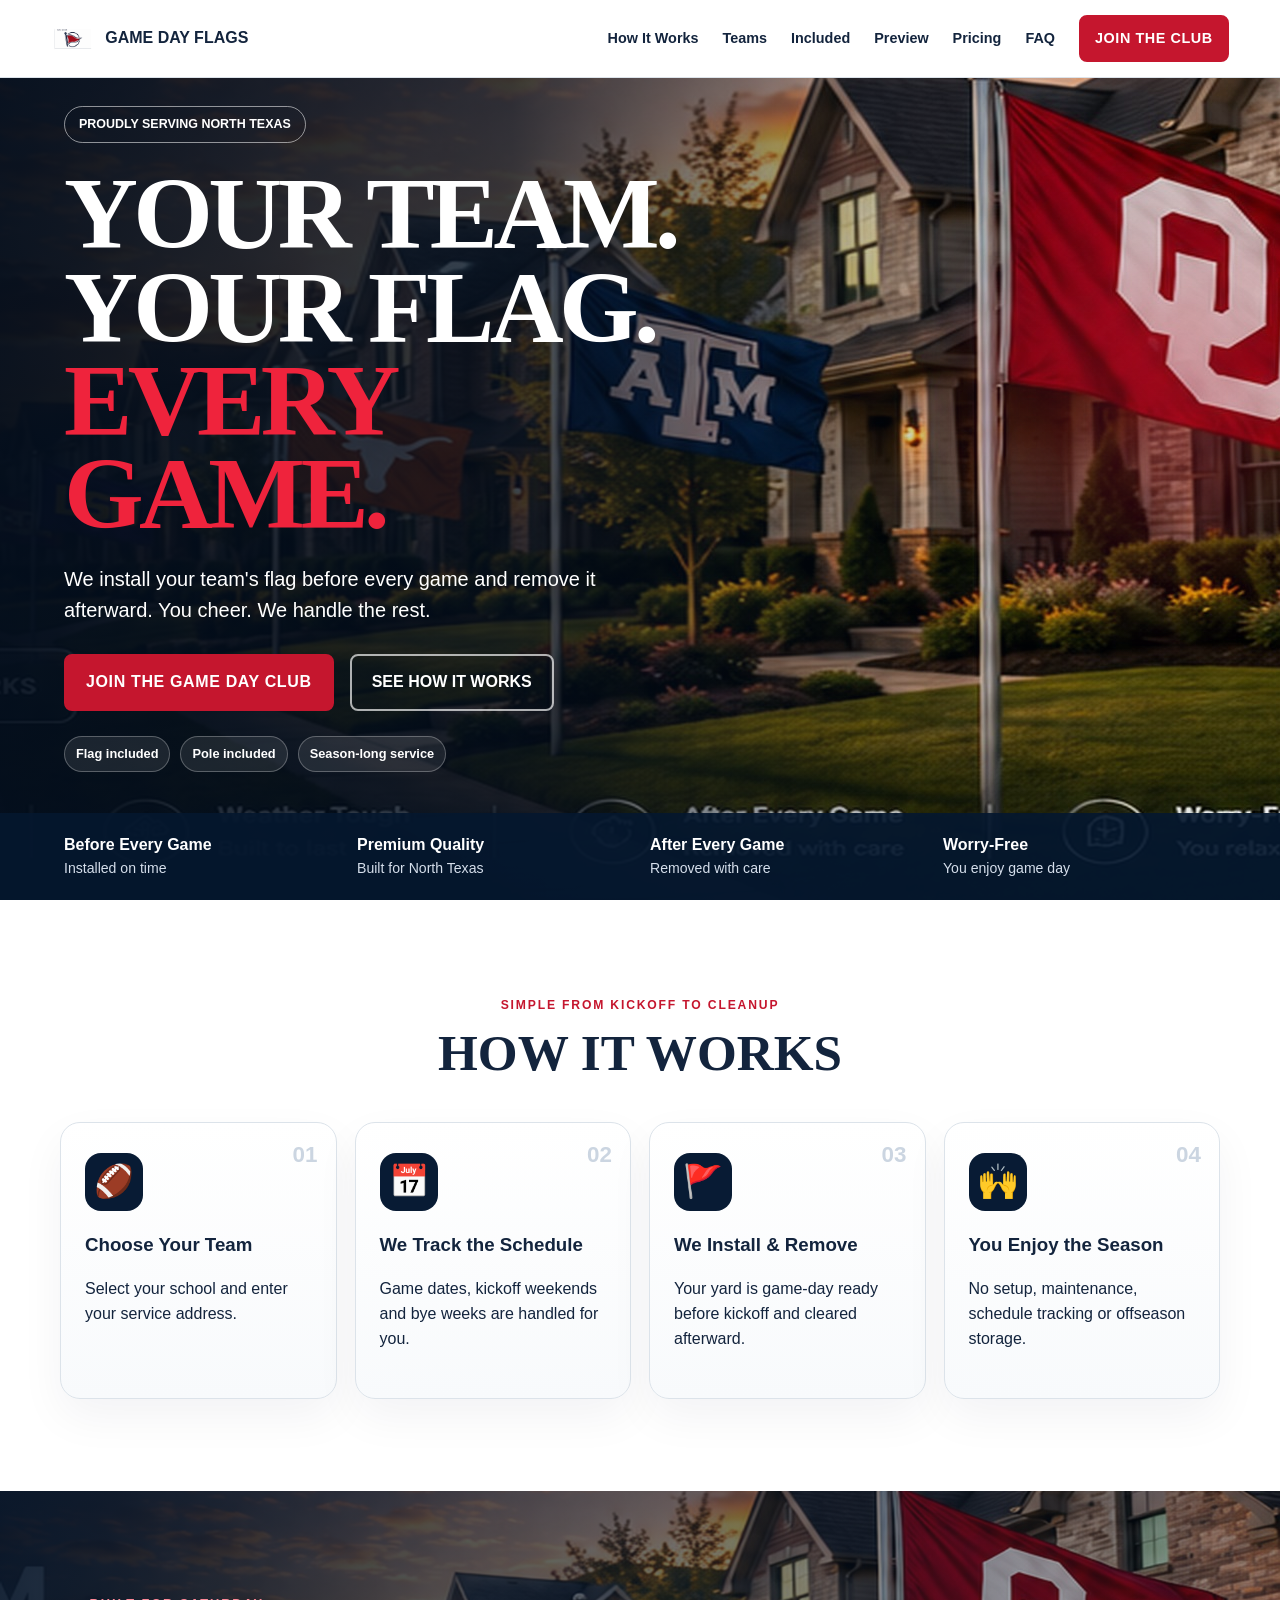
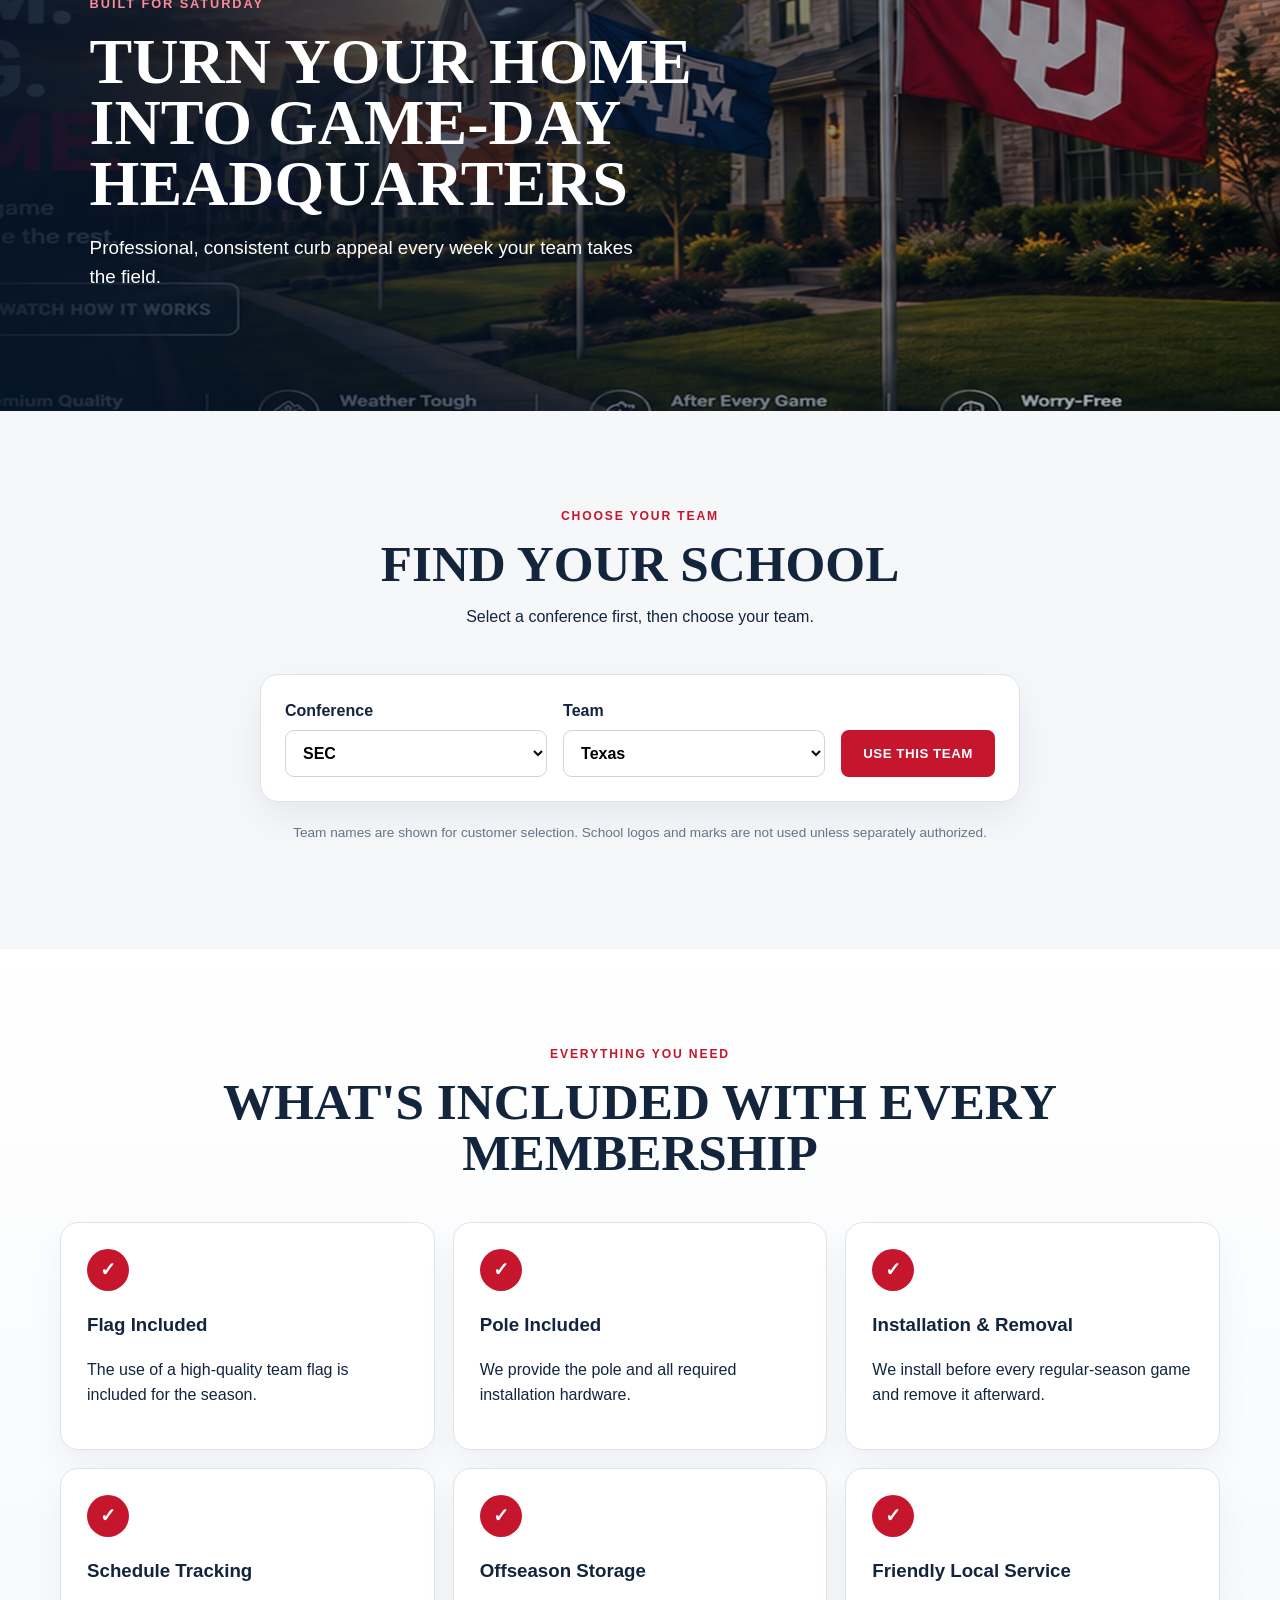
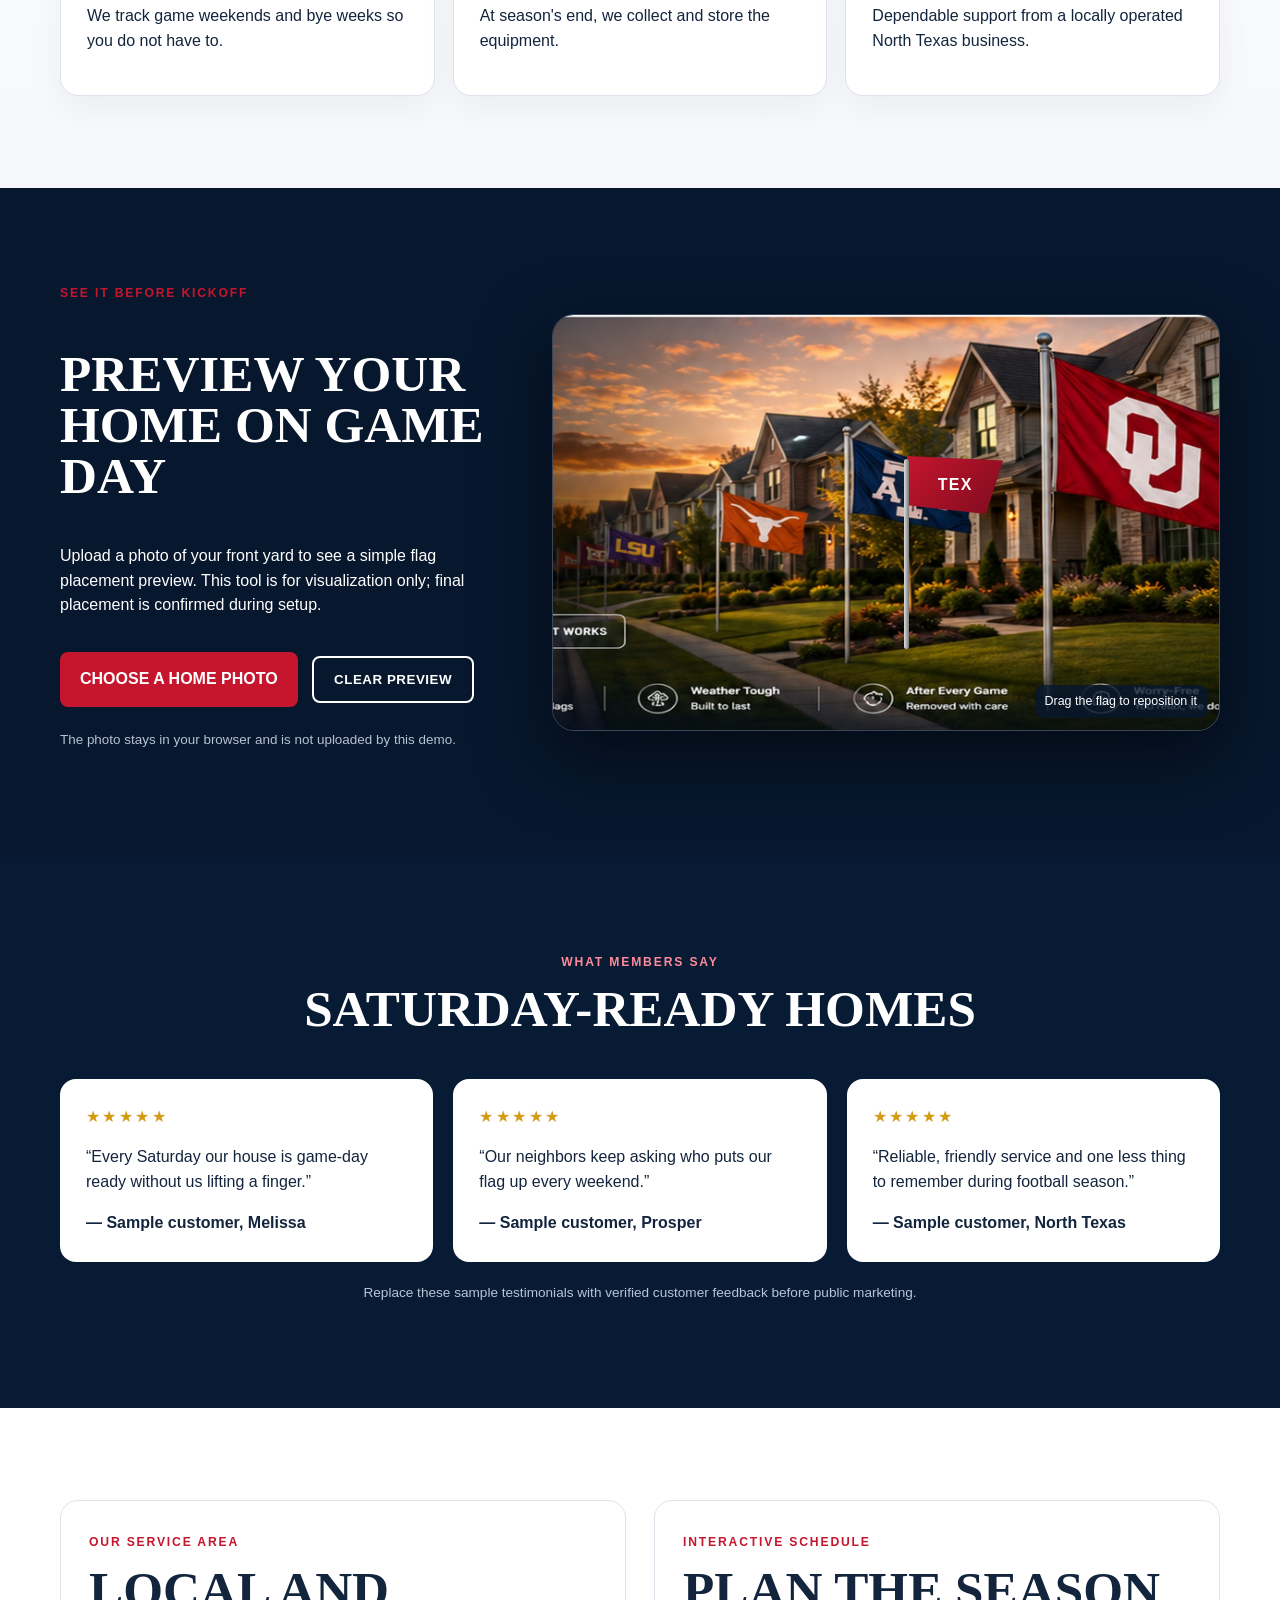
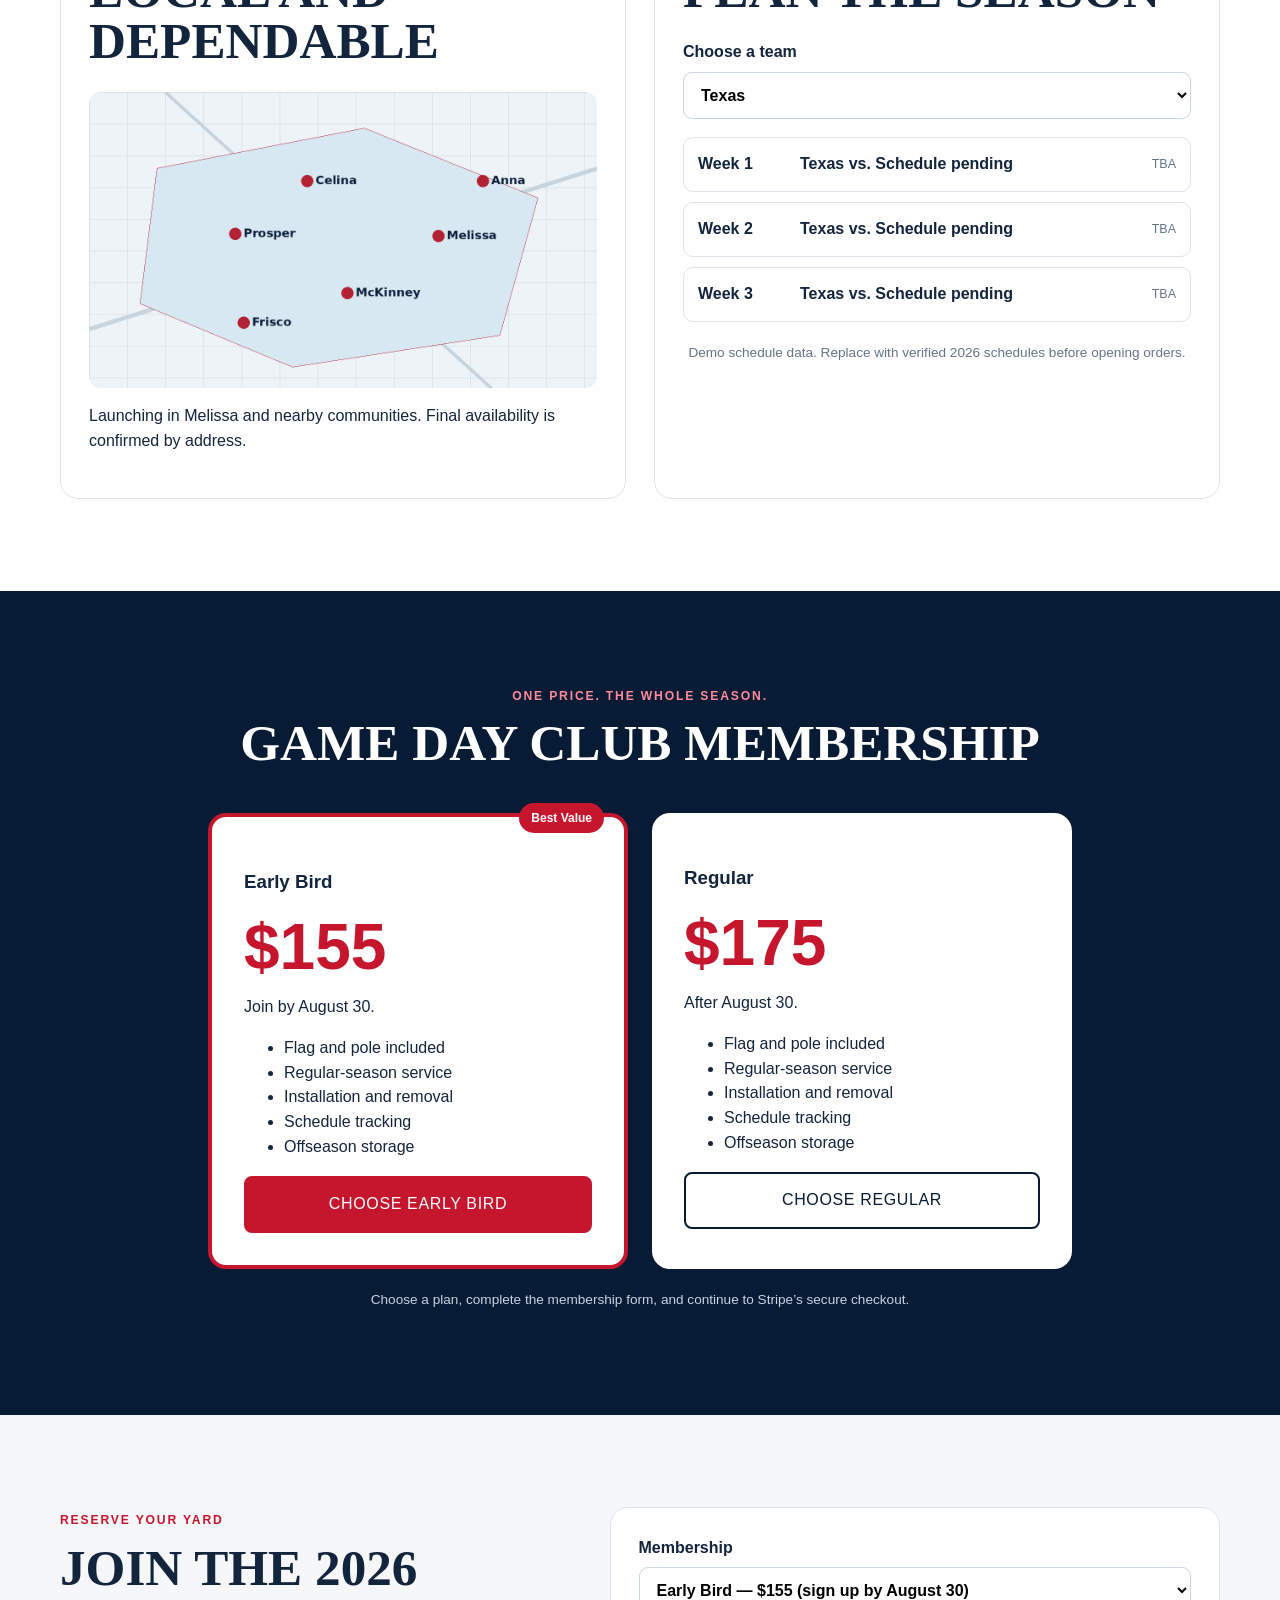
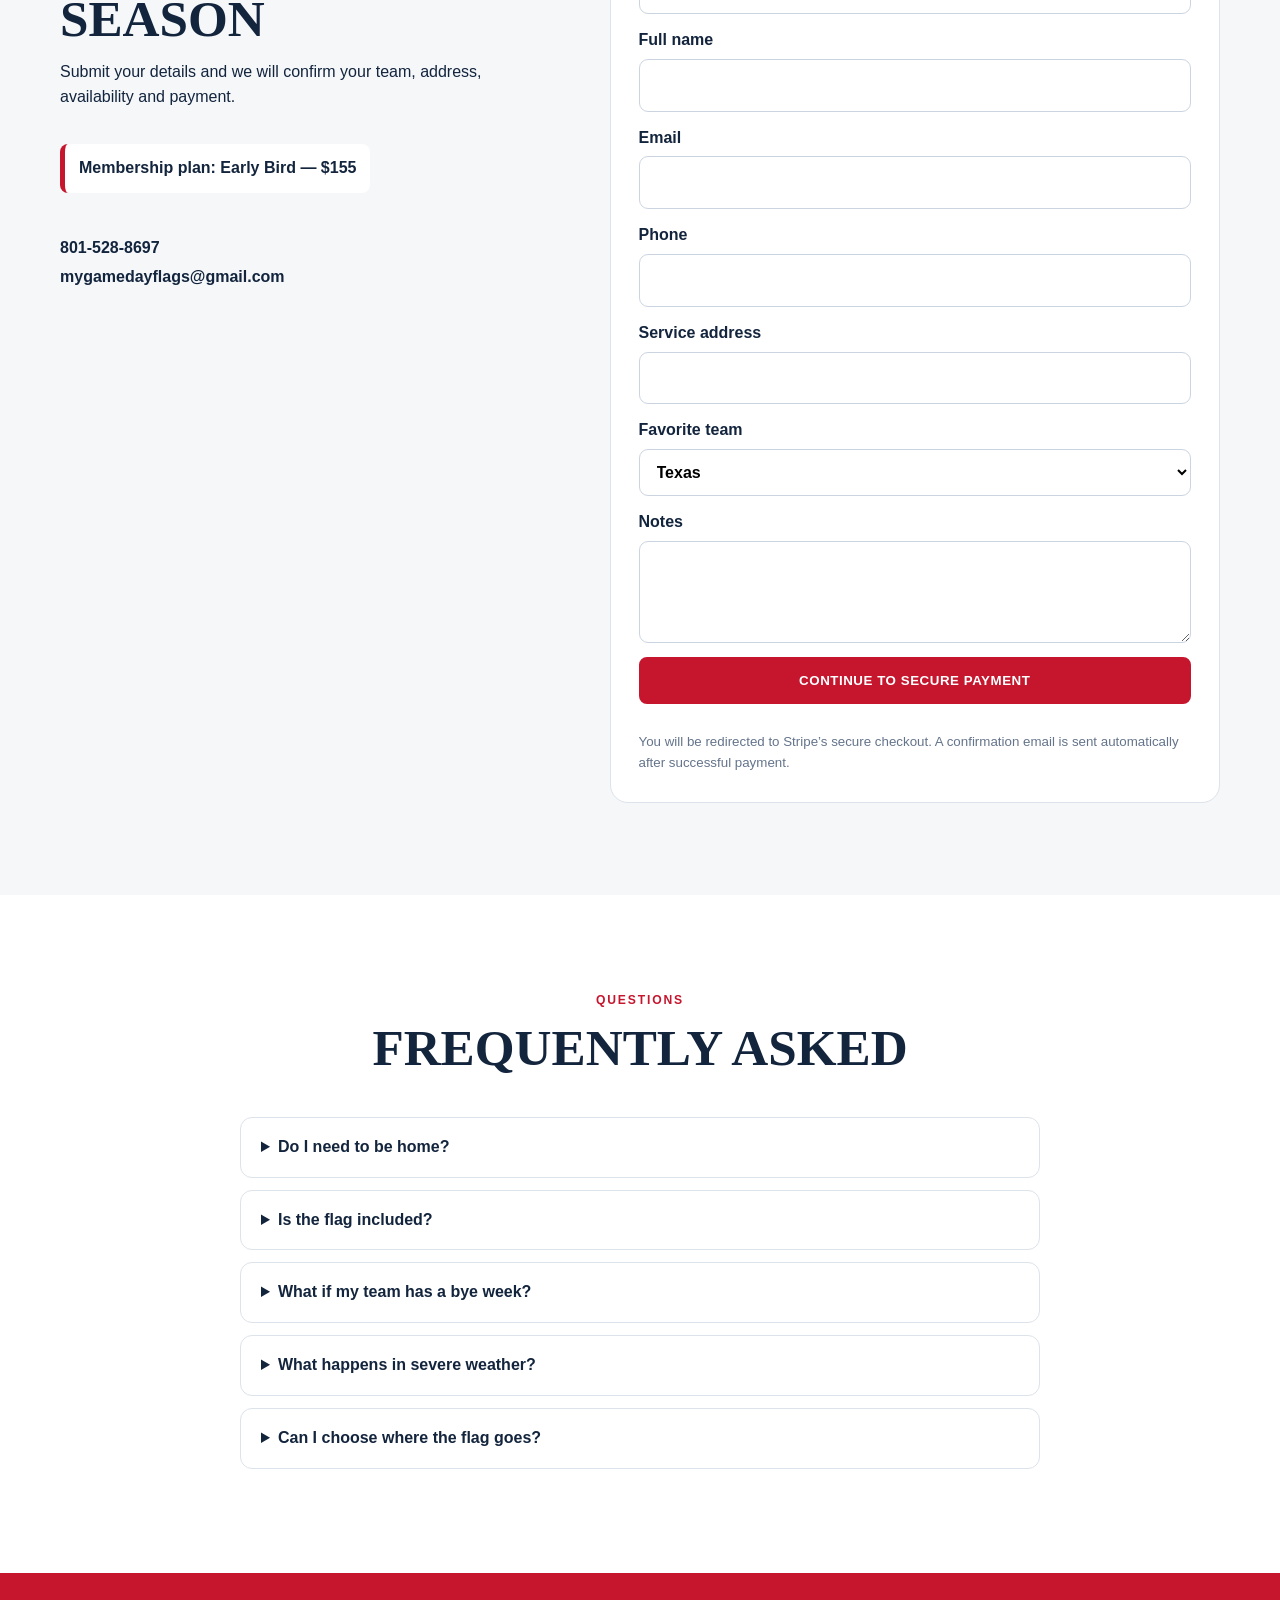
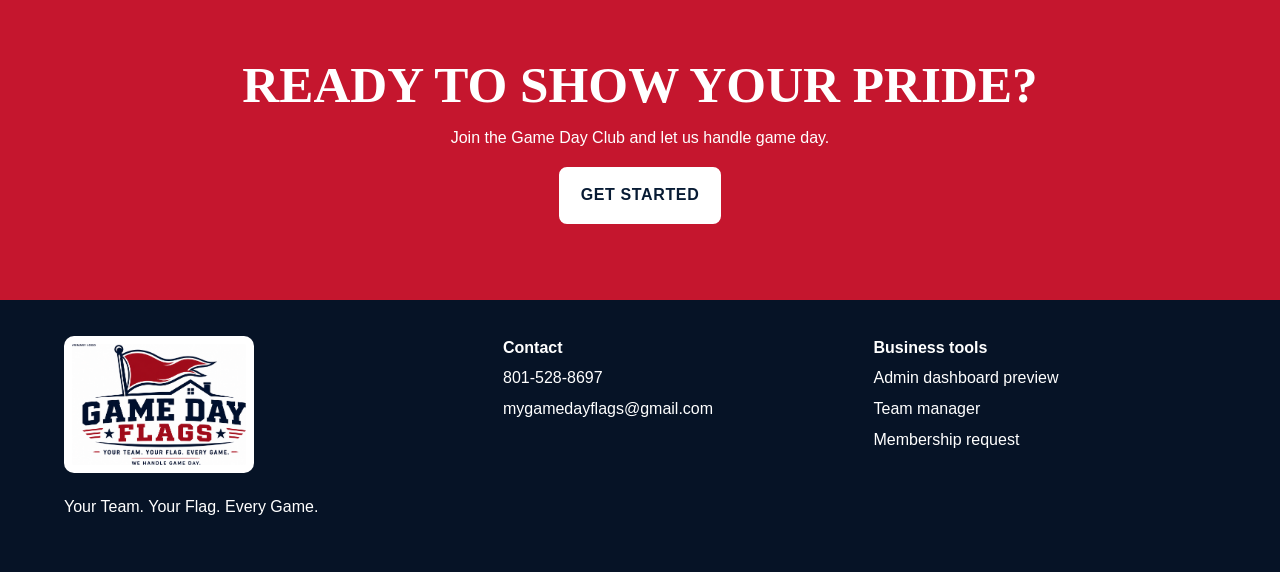
<file: index.html>
<!doctype html>
<html lang="en">
<head>
  <meta charset="utf-8">
  <meta name="viewport" content="width=device-width,initial-scale=1">
  <meta name="description" content="Game Day Flags installs and removes your favorite college football team's flag before and after every regular-season game in North Texas.">
  <title>Game Day Flags | Your Team. Your Flag. Every Game.</title>
  <link rel="icon" href="assets/icon.png">
  <link rel="stylesheet" href="styles.css">
</head>
<body>
<header class="site-header">
  <a class="brand" href="#top"><img src="assets/icon.png" alt=""><span>Game Day Flags</span></a>
  <button class="menu" aria-expanded="false">Menu</button>
  <nav>
    <a href="#how">How It Works</a><a href="#teams">Teams</a><a href="#included">Included</a>
    <a href="#preview">Preview</a><a href="#pricing">Pricing</a><a href="#faq">FAQ</a>
    <a class="button small" href="#join">Join the Club</a>
  </nav>
</header>

<main id="top">
<section class="hero">
  <div class="hero-overlay"></div>
  <div class="hero-glow"></div>
  <div class="hero-content reveal">
    <span class="pill">Proudly serving North Texas</span>
    <h1>Your Team.<br>Your Flag.<br><em>Every Game.</em></h1>
    <p>We install your team's flag before every game and remove it afterward. You cheer. We handle the rest.</p>
    <div class="hero-actions">
      <a class="button" href="#join">Join the Game Day Club</a>
      <a class="ghost" href="#how">See How It Works</a>
    </div>
    <div class="trust-row"><span>Flag included</span><span>Pole included</span><span>Season-long service</span></div>
  </div>
  <div class="hero-features">
    <div><b>Before Every Game</b><span>Installed on time</span></div>
    <div><b>Premium Quality</b><span>Built for North Texas</span></div>
    <div><b>After Every Game</b><span>Removed with care</span></div>
    <div><b>Worry-Free</b><span>You enjoy game day</span></div>
  </div>
</section>

<section id="how" class="section">
  <div class="wrap">
    <div class="section-head reveal"><span>Simple from kickoff to cleanup</span><h2>How It Works</h2></div>
    <div class="icon-steps">
      <article class="reveal">
        <div class="icon-badge">🏈</div><span>01</span><h3>Choose Your Team</h3>
        <p>Select your school and enter your service address.</p>
      </article>
      <article class="reveal">
        <div class="icon-badge">📅</div><span>02</span><h3>We Track the Schedule</h3>
        <p>Game dates, kickoff weekends and bye weeks are handled for you.</p>
      </article>
      <article class="reveal">
        <div class="icon-badge">🚩</div><span>03</span><h3>We Install & Remove</h3>
        <p>Your yard is game-day ready before kickoff and cleared afterward.</p>
      </article>
      <article class="reveal">
        <div class="icon-badge">🙌</div><span>04</span><h3>You Enjoy the Season</h3>
        <p>No setup, maintenance, schedule tracking or offseason storage.</p>
      </article>
    </div>
  </div>
</section>

<section class="photo-band">
  <div class="photo-copy reveal">
    <span>Built for Saturday</span>
    <h2>Turn Your Home Into Game-Day Headquarters</h2>
    <p>Professional, consistent curb appeal every week your team takes the field.</p>
  </div>
</section>

<section id="teams" class="section soft">
  <div class="wrap">
    <div class="section-head reveal">
      <span>Choose your team</span>
      <h2>Find Your School</h2>
      <p>Select a conference first, then choose your team.</p>
    </div>

    <div class="team-selector-panel reveal">
      <label class="field">
        Conference
        <select id="teamConference" aria-label="Choose conference"></select>
      </label>

      <label class="field">
        Team
        <select id="teamSelect" aria-label="Choose team"></select>
      </label>

      <button id="useSelectedTeam" class="button" type="button">Use This Team</button>
    </div>

    <p class="legal-note">Team names are shown for customer selection. School logos and marks are not used unless separately authorized.</p>
  </div>
</section>

<section id="included" class="section included-section">
  <div class="wrap">
    <div class="section-head reveal"><span>Everything you need</span><h2>What's Included With Every Membership</h2></div>
    <div class="included-grid">
      <article class="reveal"><div class="check">✓</div><h3>Flag Included</h3><p>The use of a high-quality team flag is included for the season.</p></article>
      <article class="reveal"><div class="check">✓</div><h3>Pole Included</h3><p>We provide the pole and all required installation hardware.</p></article>
      <article class="reveal"><div class="check">✓</div><h3>Installation & Removal</h3><p>We install before every regular-season game and remove it afterward.</p></article>
      <article class="reveal"><div class="check">✓</div><h3>Schedule Tracking</h3><p>We track game weekends and bye weeks so you do not have to.</p></article>
      <article class="reveal"><div class="check">✓</div><h3>Offseason Storage</h3><p>At season's end, we collect and store the equipment.</p></article>
      <article class="reveal"><div class="check">✓</div><h3>Friendly Local Service</h3><p>Dependable support from a locally operated North Texas business.</p></article>
    </div>
  </div>
</section>

<section id="preview" class="section preview-section">
  <div class="wrap preview-grid">
    <div class="reveal">
      <span class="kicker">See it before kickoff</span>
      <h2>Preview Your Home on Game Day</h2>
      <p>Upload a photo of your front yard to see a simple flag placement preview. This tool is for visualization only; final placement is confirmed during setup.</p>
      <label class="upload-button">Choose a Home Photo<input id="homePhoto" type="file" accept="image/*"></label>
      <button id="clearPreview" class="button outline" type="button">Clear Preview</button>
      <p class="privacy-note">The photo stays in your browser and is not uploaded by this demo.</p>
    </div>
    <div class="home-preview reveal" id="homePreview">
      <img id="previewImage" src="assets/hero-neighborhood.jpg" alt="Sample neighborhood home preview">
      <div class="flag-preview" id="flagPreview">
        <div class="flag-cloth"><span id="previewTeam">GDF</span></div>
        <div class="flag-pole"></div>
      </div>
      <div class="preview-hint">Drag the flag to reposition it</div>
    </div>
  </div>
</section>

<section id="reviews" class="section navy">
  <div class="wrap">
    <div class="section-head light reveal"><span>What members say</span><h2>Saturday-Ready Homes</h2></div>
    <div class="testimonials">
      <article class="reveal"><div class="stars">★★★★★</div><p>“Every Saturday our house is game-day ready without us lifting a finger.”</p><b>— Sample customer, Melissa</b></article>
      <article class="reveal"><div class="stars">★★★★★</div><p>“Our neighbors keep asking who puts our flag up every weekend.”</p><b>— Sample customer, Prosper</b></article>
      <article class="reveal"><div class="stars">★★★★★</div><p>“Reliable, friendly service and one less thing to remember during football season.”</p><b>— Sample customer, North Texas</b></article>
    </div>
    <p class="sample-note">Replace these sample testimonials with verified customer feedback before public marketing.</p>
  </div>
</section>

<section class="section">
  <div class="wrap feature-grid">
    <article class="panel reveal">
      <div class="section-head left"><span>Our service area</span><h2>Local and Dependable</h2></div>
      <img class="map" src="assets/service-area.png" alt="Illustrated service area showing Melissa, Anna, McKinney, Prosper, Celina and Frisco">
      <p>Launching in Melissa and nearby communities. Final availability is confirmed by address.</p>
    </article>
    <article id="schedule" class="panel reveal">
      <div class="section-head left"><span>Interactive schedule</span><h2>Plan the Season</h2></div>
      <label class="field">Choose a team<select id="scheduleTeam"></select></label>
      <div id="scheduleList" class="schedule-list" aria-live="polite"></div>
      <p class="legal-note">Demo schedule data. Replace with verified 2026 schedules before opening orders.</p>
    </article>
  </div>
</section>

<section id="pricing" class="section pricing-section">
  <div class="wrap">
    <div class="section-head light reveal"><span>One price. The whole season.</span><h2>Game Day Club Membership</h2></div>
    <div class="pricing">
      <article class="price-card featured reveal">
        <span class="badge">Best Value</span><h3>Early Bird</h3><strong>$155</strong><p>Join by August 30.</p>
        <ul><li>Flag and pole included</li><li>Regular-season service</li><li>Installation and removal</li><li>Schedule tracking</li><li>Offseason storage</li></ul>
        <button class="button full checkout-button" data-plan="Early Bird — $155" type="button">Choose Early Bird</button>
      </article>
      <article class="price-card reveal">
        <h3>Regular</h3><strong>$175</strong><p>After August 30.</p>
        <ul><li>Flag and pole included</li><li>Regular-season service</li><li>Installation and removal</li><li>Schedule tracking</li><li>Offseason storage</li></ul>
        <button class="button outline full checkout-button" data-plan="Regular — $175" type="button">Choose Regular</button>
      </article>
    </div>
    <p class="checkout-note">Choose a plan, complete the membership form, and continue to Stripe’s secure checkout.</p>
  </div>
</section>

<section id="join" class="section soft">
  <div class="wrap join-grid">
    <div class="reveal">
      <span class="kicker">Reserve your yard</span><h2>Join the 2026 Season</h2>
      <p>Submit your details and we will confirm your team, address, availability and payment.</p>
      <div class="selected-plan" id="selectedPlan">Membership plan: Early Bird — $155</div>
      <div class="contact"><a href="tel:+18015288697">801-528-8697</a><a href="mailto:mygamedayflags@gmail.com">mygamedayflags@gmail.com</a></div>
    </div>
    <form id="signup" class="signup reveal">
      <label>Membership
        <select name="plan" id="planInput" required>
          <option value="Early Bird — $155">Early Bird — $155 (sign up by August 30)</option>
          <option value="Regular — $175">Regular — $175</option>
        </select>
      </label>
      <label>Full name<input name="name" required></label>
      <label>Email<input name="email" type="email" required></label>
      <label>Phone<input name="phone" type="tel" required></label>
      <label>Service address<input name="address" required></label>
      <label>Favorite team<select name="team" id="signupTeam"></select></label>
      <label>Notes<textarea name="notes" rows="3"></textarea></label>
      <button class="button full" type="submit" id="payButton">Continue to Secure Payment</button>
      <p id="formStatus" class="status" aria-live="polite"></p>
      <small>You will be redirected to Stripe’s secure checkout. A confirmation email is sent automatically after successful payment.</small>
    </form>
  </div>
</section>

<section id="faq" class="section">
  <div class="wrap narrow">
    <div class="section-head reveal"><span>Questions</span><h2>Frequently Asked</h2></div>
    <details><summary>Do I need to be home?</summary><p>No. Once the installation location is approved, service can be completed without anyone home.</p></details>
    <details><summary>Is the flag included?</summary><p><strong>Absolutely!</strong> Your season membership includes the use of both the <strong>flag and pole</strong>. We install everything before each game, remove it afterward and take care of storage during the offseason. You do not have to buy equipment, track the schedule or do any setup—we handle it all.</p></details>
    <details><summary>What if my team has a bye week?</summary><p>No service is performed during bye weeks because your team is not playing. Your membership covers every regular-season game on your team's schedule.</p></details>
    <details><summary>What happens in severe weather?</summary><p>Timing may be adjusted when high winds, lightning or other hazardous conditions make service unsafe.</p></details>
    <details><summary>Can I choose where the flag goes?</summary><p>Yes. We will confirm an attractive and safe installation location that avoids utilities, irrigation and other obstacles.</p></details>
  </div>
</section>

<section class="final-cta"><div><h2>Ready to Show Your Pride?</h2><p>Join the Game Day Club and let us handle game day.</p><a class="button light-button" href="#join">Get Started</a></div></section>
</main>

<footer>
  <div><img src="assets/logo.png" alt="Game Day Flags"><p>Your Team. Your Flag. Every Game.</p></div>
  <div><b>Contact</b><a href="tel:+18015288697">801-528-8697</a><a href="mailto:mygamedayflags@gmail.com">mygamedayflags@gmail.com</a></div>
  <div><b>Business tools</b><a href="admin-demo.html">Admin dashboard preview</a><a href="team-manager.html">Team manager</a><a href="#join">Membership request</a></div>
</footer>

<script src="teams-data.js"></script>
<script src="script.js"></script>
</body>
</html>
</file>
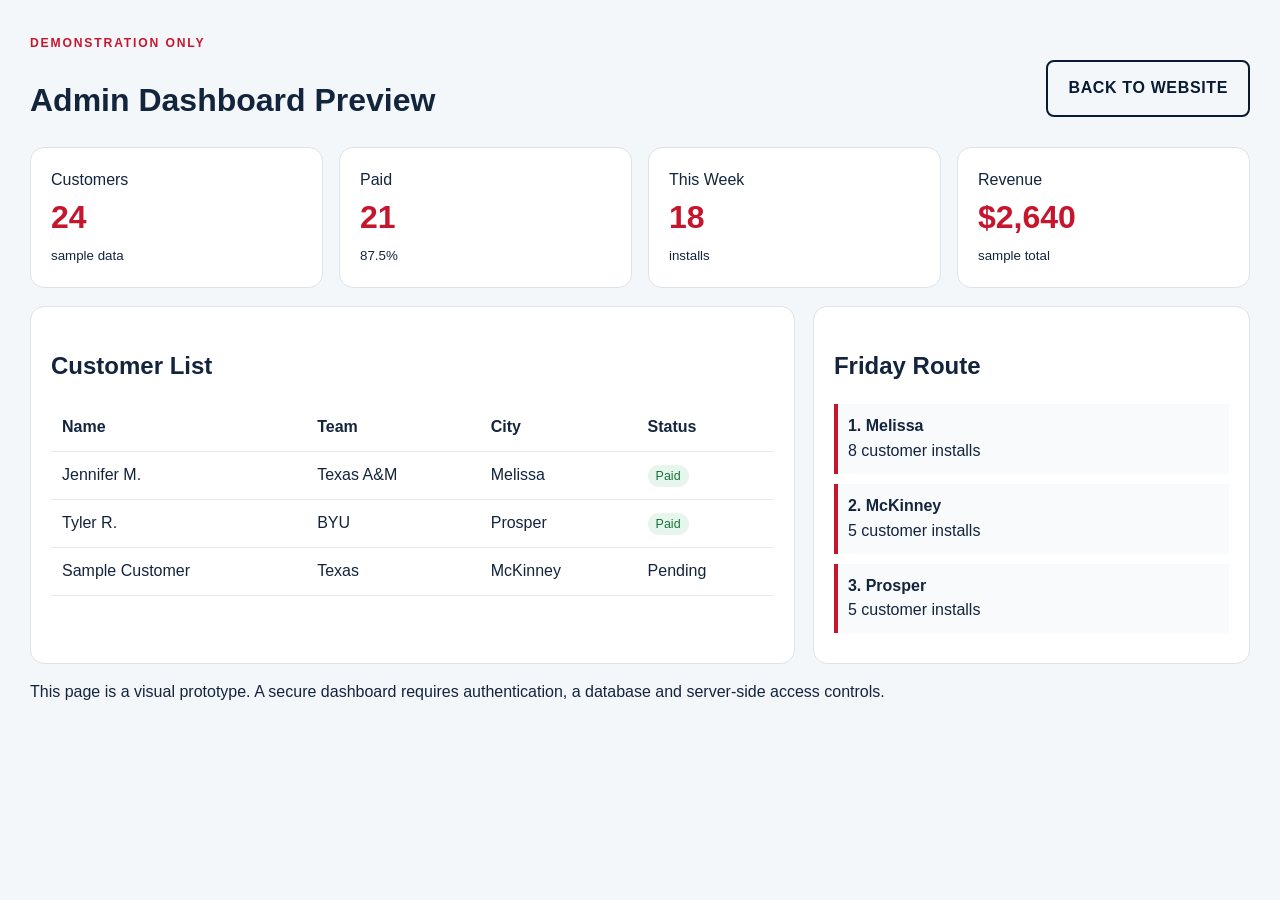
<file: admin-demo.html>
<!doctype html><html lang="en"><head><meta charset="utf-8"><meta name="viewport" content="width=device-width,initial-scale=1"><title>Admin Preview | Game Day Flags</title><link rel="stylesheet" href="styles.css"><style>.admin{background:#f4f7fa;min-height:100vh;padding:30px}.top{display:flex;justify-content:space-between;align-items:center}.metrics{display:grid;grid-template-columns:repeat(4,1fr);gap:16px}.metric,.panel2{background:white;border:1px solid #dce3ea;border-radius:14px;padding:20px}.metric strong{display:block;font-size:2rem;color:#c5162e}.grid2{display:grid;grid-template-columns:1.4fr .8fr;gap:18px;margin-top:18px}table{width:100%;border-collapse:collapse}th,td{text-align:left;padding:11px;border-bottom:1px solid #e5eaf0}.tag{background:#e7f6ed;color:#18733a;padding:4px 8px;border-radius:999px;font-size:.78rem}.route div{border-left:4px solid #c5162e;padding:10px;background:#f8fafc;margin:10px 0}@media(max-width:800px){.metrics{grid-template-columns:repeat(2,1fr)}.grid2{grid-template-columns:1fr}.panel2{overflow:auto}}</style></head><body><main class="admin"><div class="top"><div><span class="kicker">Demonstration only</span><h1>Admin Dashboard Preview</h1></div><a class="button outline" href="index.html">Back to Website</a></div><div class="metrics"><div class="metric"><span>Customers</span><strong>24</strong><small>sample data</small></div><div class="metric"><span>Paid</span><strong>21</strong><small>87.5%</small></div><div class="metric"><span>This Week</span><strong>18</strong><small>installs</small></div><div class="metric"><span>Revenue</span><strong>$2,640</strong><small>sample total</small></div></div><div class="grid2"><section class="panel2"><h2>Customer List</h2><table><thead><tr><th>Name</th><th>Team</th><th>City</th><th>Status</th></tr></thead><tbody><tr><td>Jennifer M.</td><td>Texas A&M</td><td>Melissa</td><td><span class="tag">Paid</span></td></tr><tr><td>Tyler R.</td><td>BYU</td><td>Prosper</td><td><span class="tag">Paid</span></td></tr><tr><td>Sample Customer</td><td>Texas</td><td>McKinney</td><td>Pending</td></tr></tbody></table></section><section class="panel2"><h2>Friday Route</h2><div class="route"><div><b>1. Melissa</b><br>8 customer installs</div><div><b>2. McKinney</b><br>5 customer installs</div><div><b>3. Prosper</b><br>5 customer installs</div></div></section></div><p>This page is a visual prototype. A secure dashboard requires authentication, a database and server-side access controls.</p></main></body></html>
</file>
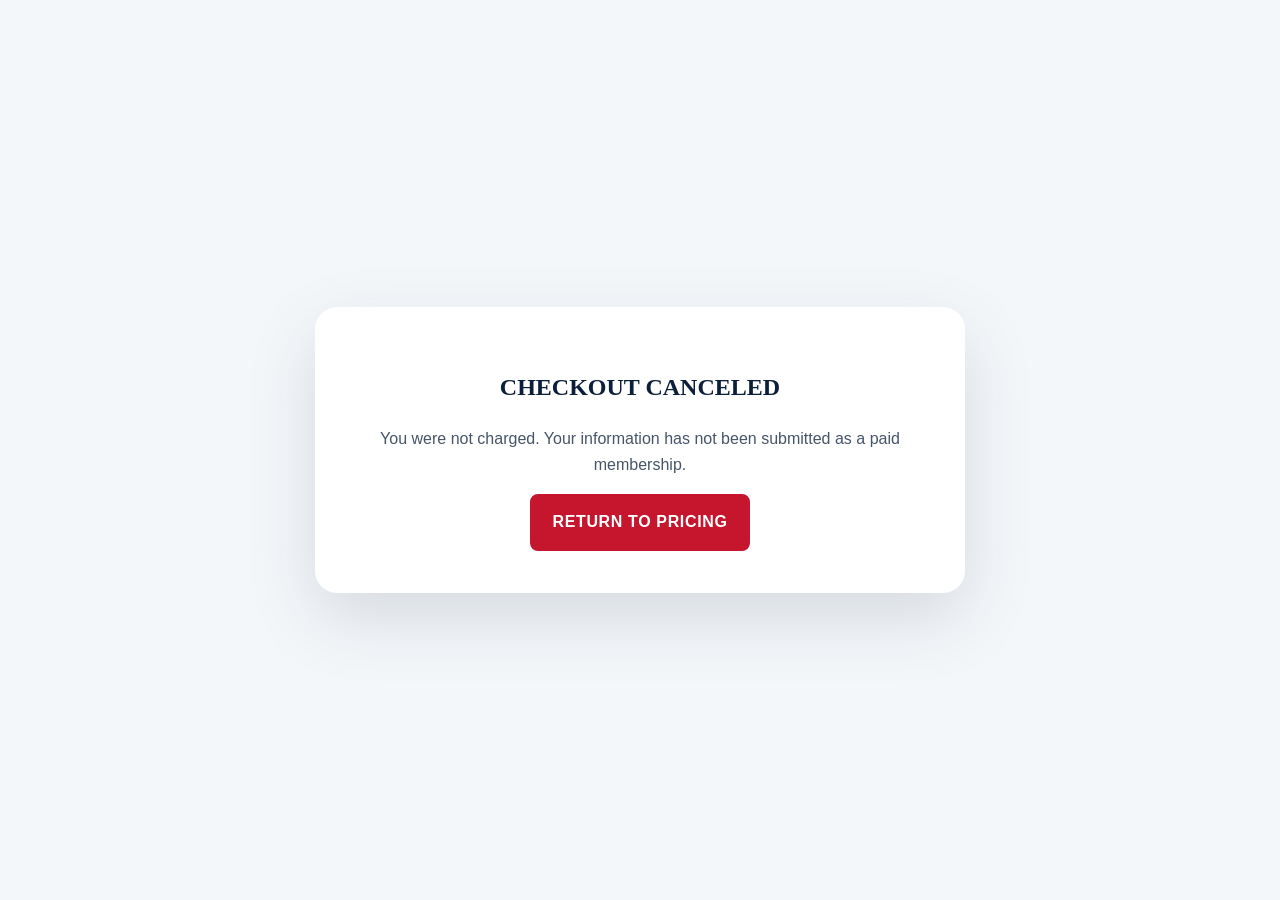
<file: cancel.html>
<!doctype html>
<html lang="en"><head><meta charset="utf-8"><meta name="viewport" content="width=device-width,initial-scale=1">
<title>Checkout Canceled | Game Day Flags</title><link rel="stylesheet" href="styles.css">
<style>.result{min-height:100vh;display:grid;place-items:center;padding:30px;background:#f4f7fa}.result-card{max-width:650px;background:#fff;border-radius:22px;padding:42px;box-shadow:0 25px 70px #07172d20;text-align:center}.result h1{font-family:Georgia,serif;text-transform:uppercase;color:#0b1f3a}.result p{color:#465569;line-height:1.65}</style></head>
<body><main class="result"><section class="result-card"><h1>Checkout Canceled</h1>
<p>You were not charged. Your information has not been submitted as a paid membership.</p>
<a class="button" href="/#pricing">Return to Pricing</a></section></main></body></html>
</file>
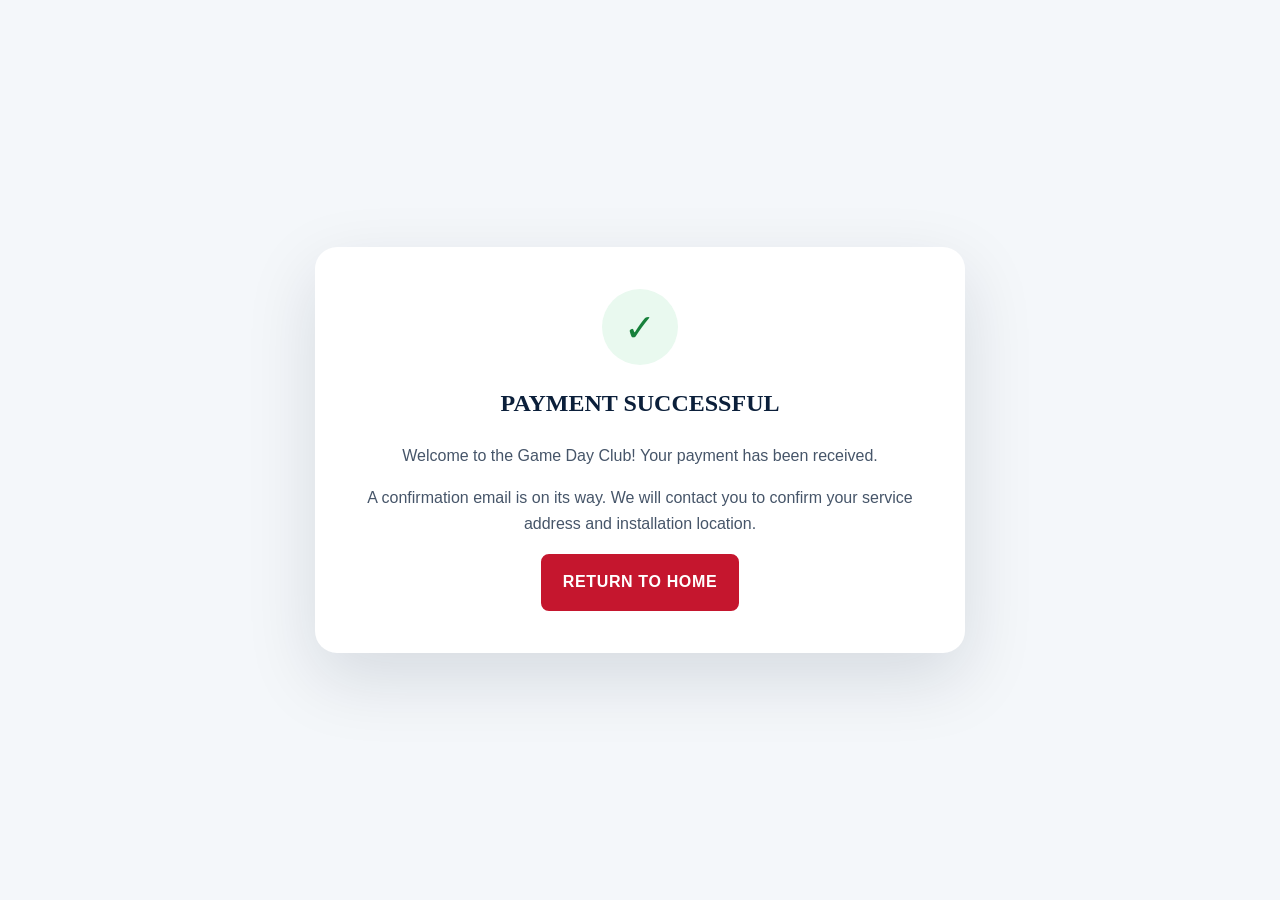
<file: success.html>
<!doctype html>
<html lang="en"><head><meta charset="utf-8"><meta name="viewport" content="width=device-width,initial-scale=1">
<title>Payment Successful | Game Day Flags</title><link rel="stylesheet" href="styles.css">
<style>.result{min-height:100vh;display:grid;place-items:center;padding:30px;background:#f4f7fa}.result-card{max-width:650px;background:#fff;border-radius:22px;padding:42px;box-shadow:0 25px 70px #07172d20;text-align:center}.result-icon{width:76px;height:76px;border-radius:50%;display:grid;place-items:center;background:#e9f9ef;color:#17813b;font-size:2.4rem;margin:0 auto 20px}.result h1{font-family:Georgia,serif;text-transform:uppercase;color:#0b1f3a}.result p{color:#465569;line-height:1.65}</style></head>
<body><main class="result"><section class="result-card"><div class="result-icon">✓</div><h1>Payment Successful</h1>
<p>Welcome to the Game Day Club! Your payment has been received.</p>
<p>A confirmation email is on its way. We will contact you to confirm your service address and installation location.</p>
<a class="button" href="/">Return to Home</a></section></main></body></html>
</file>
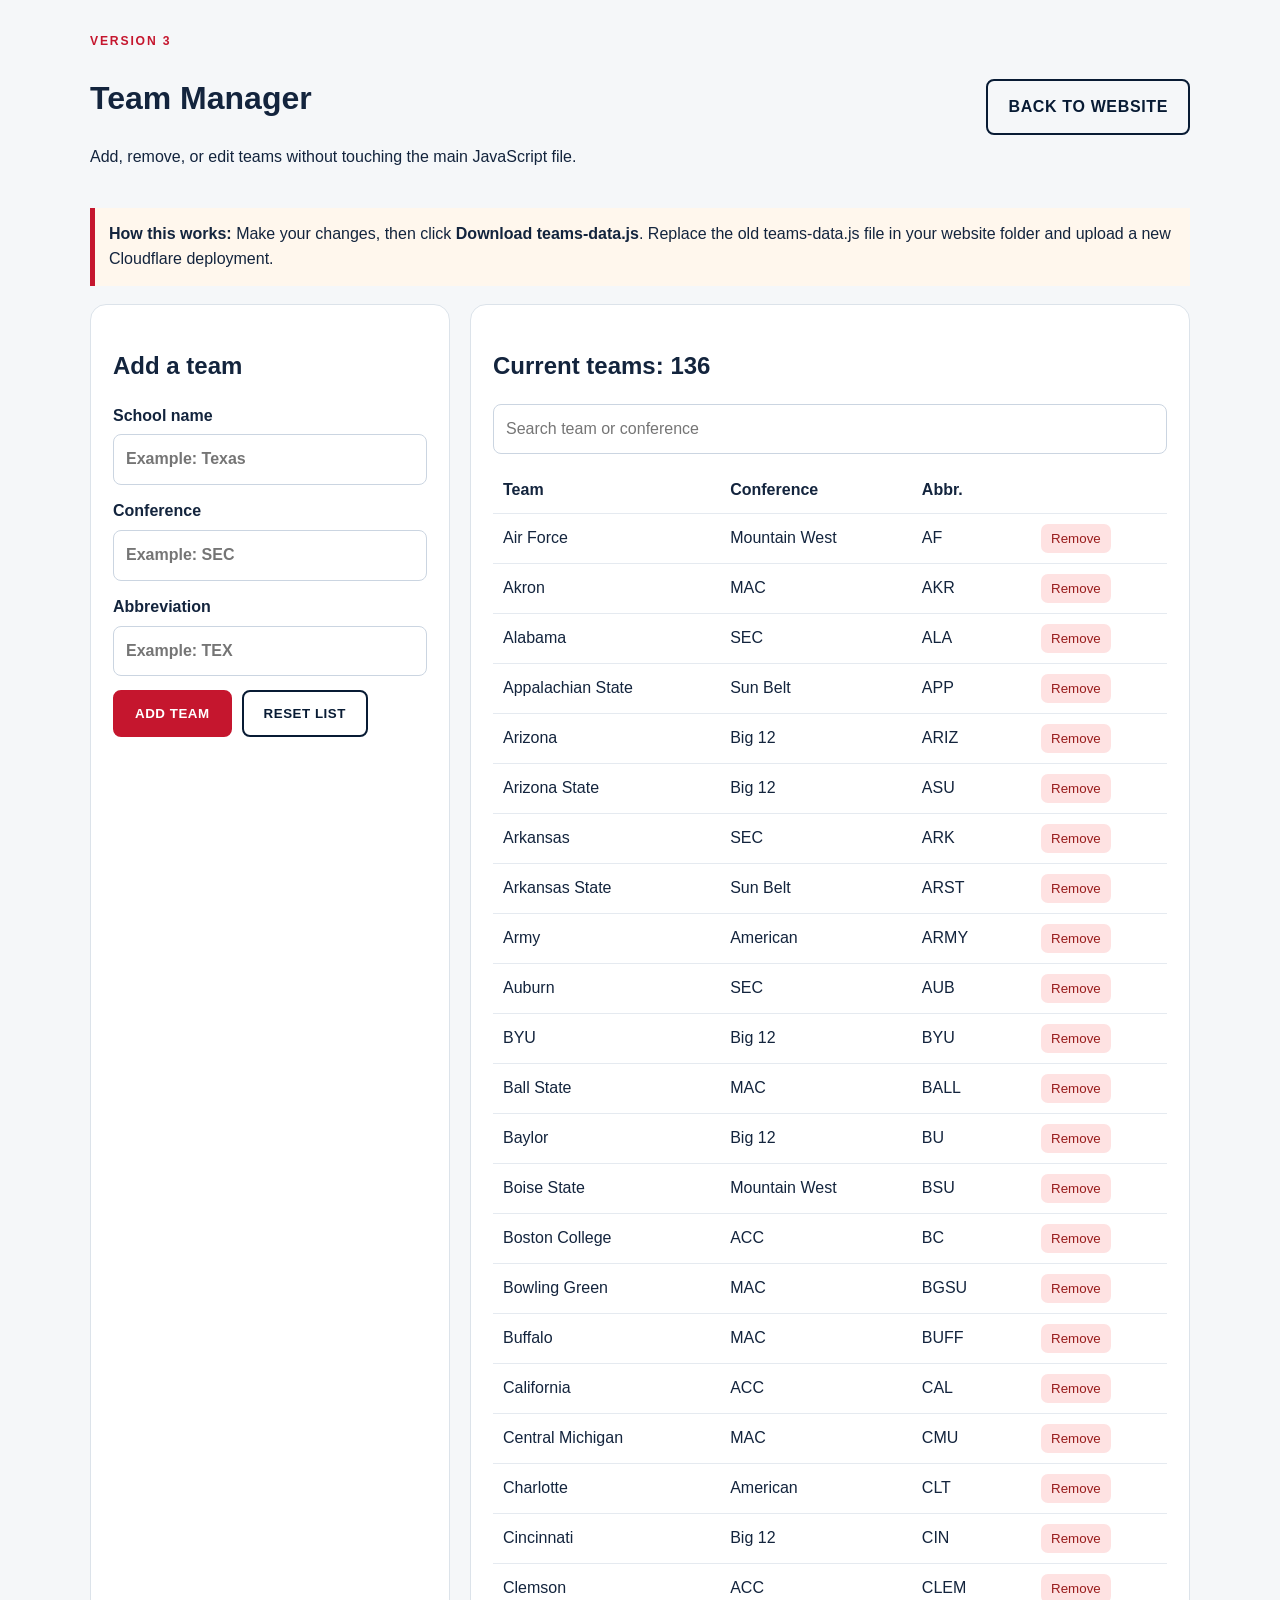
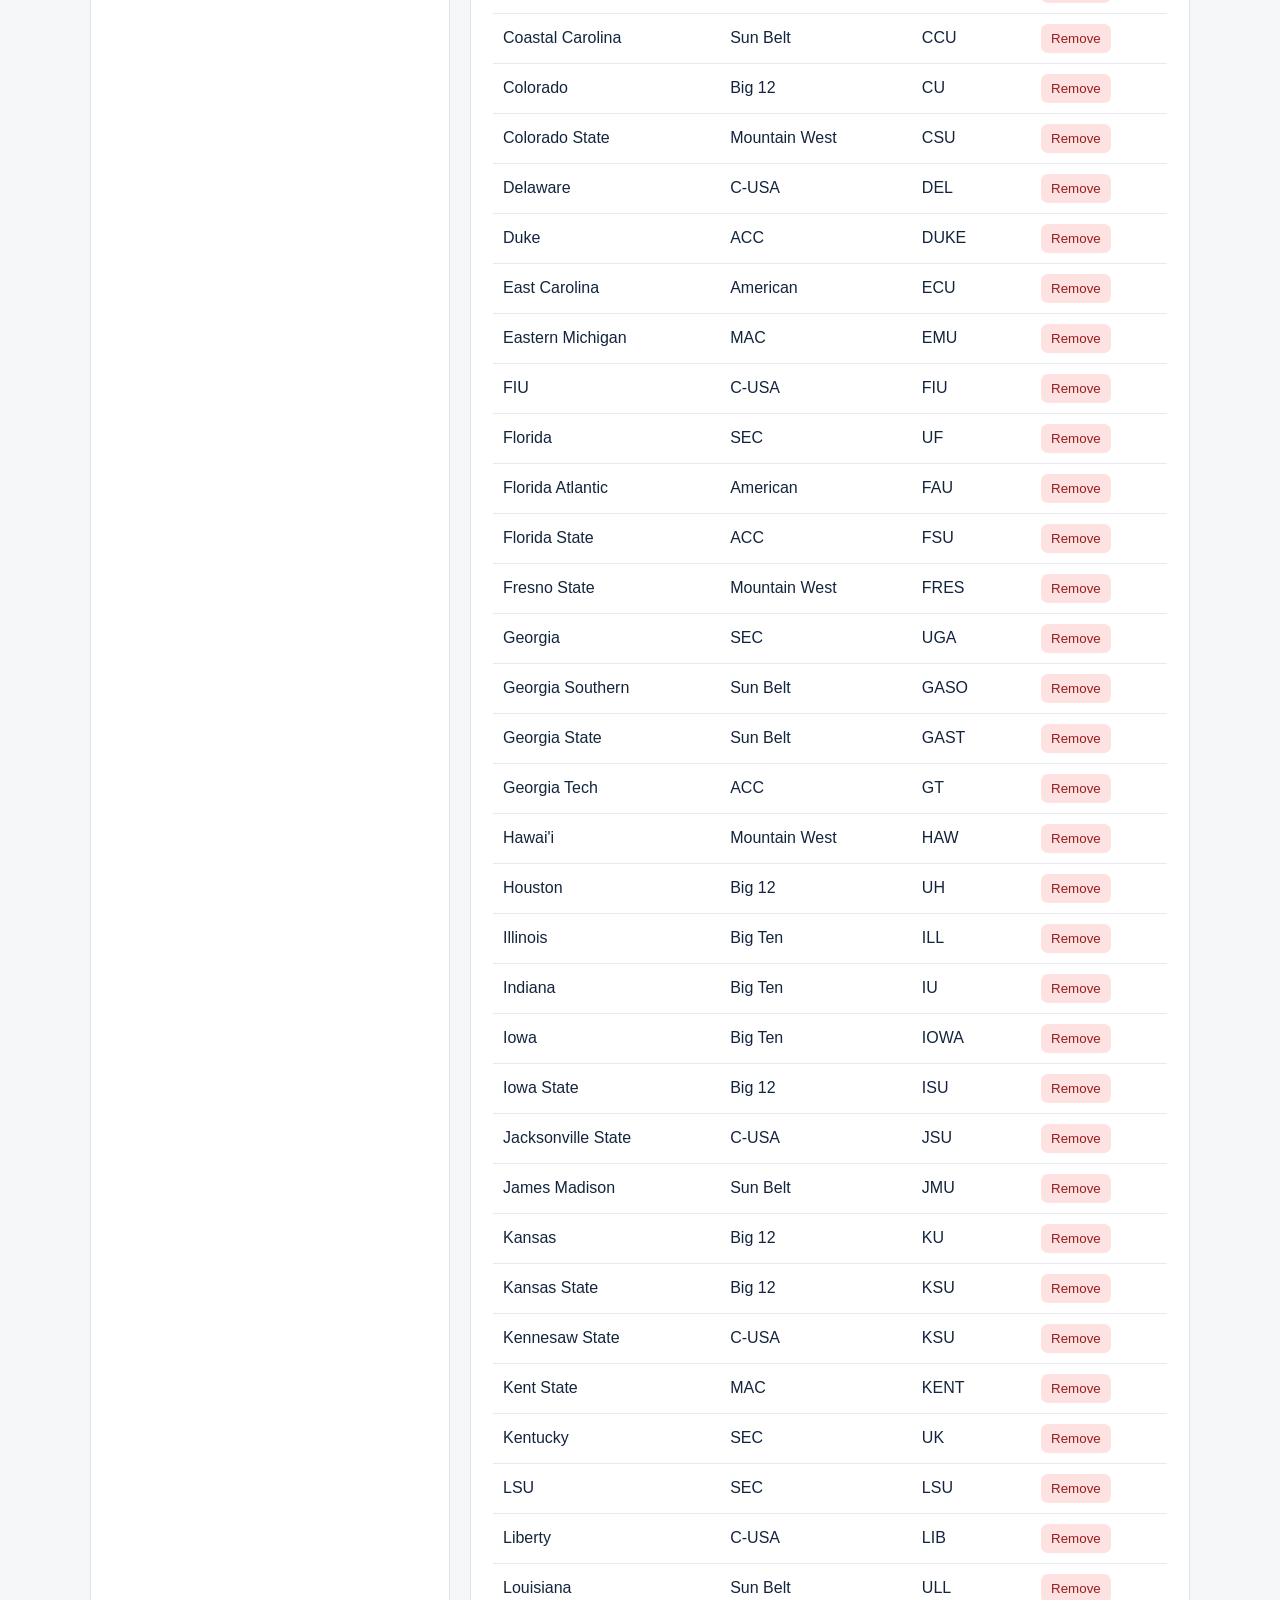
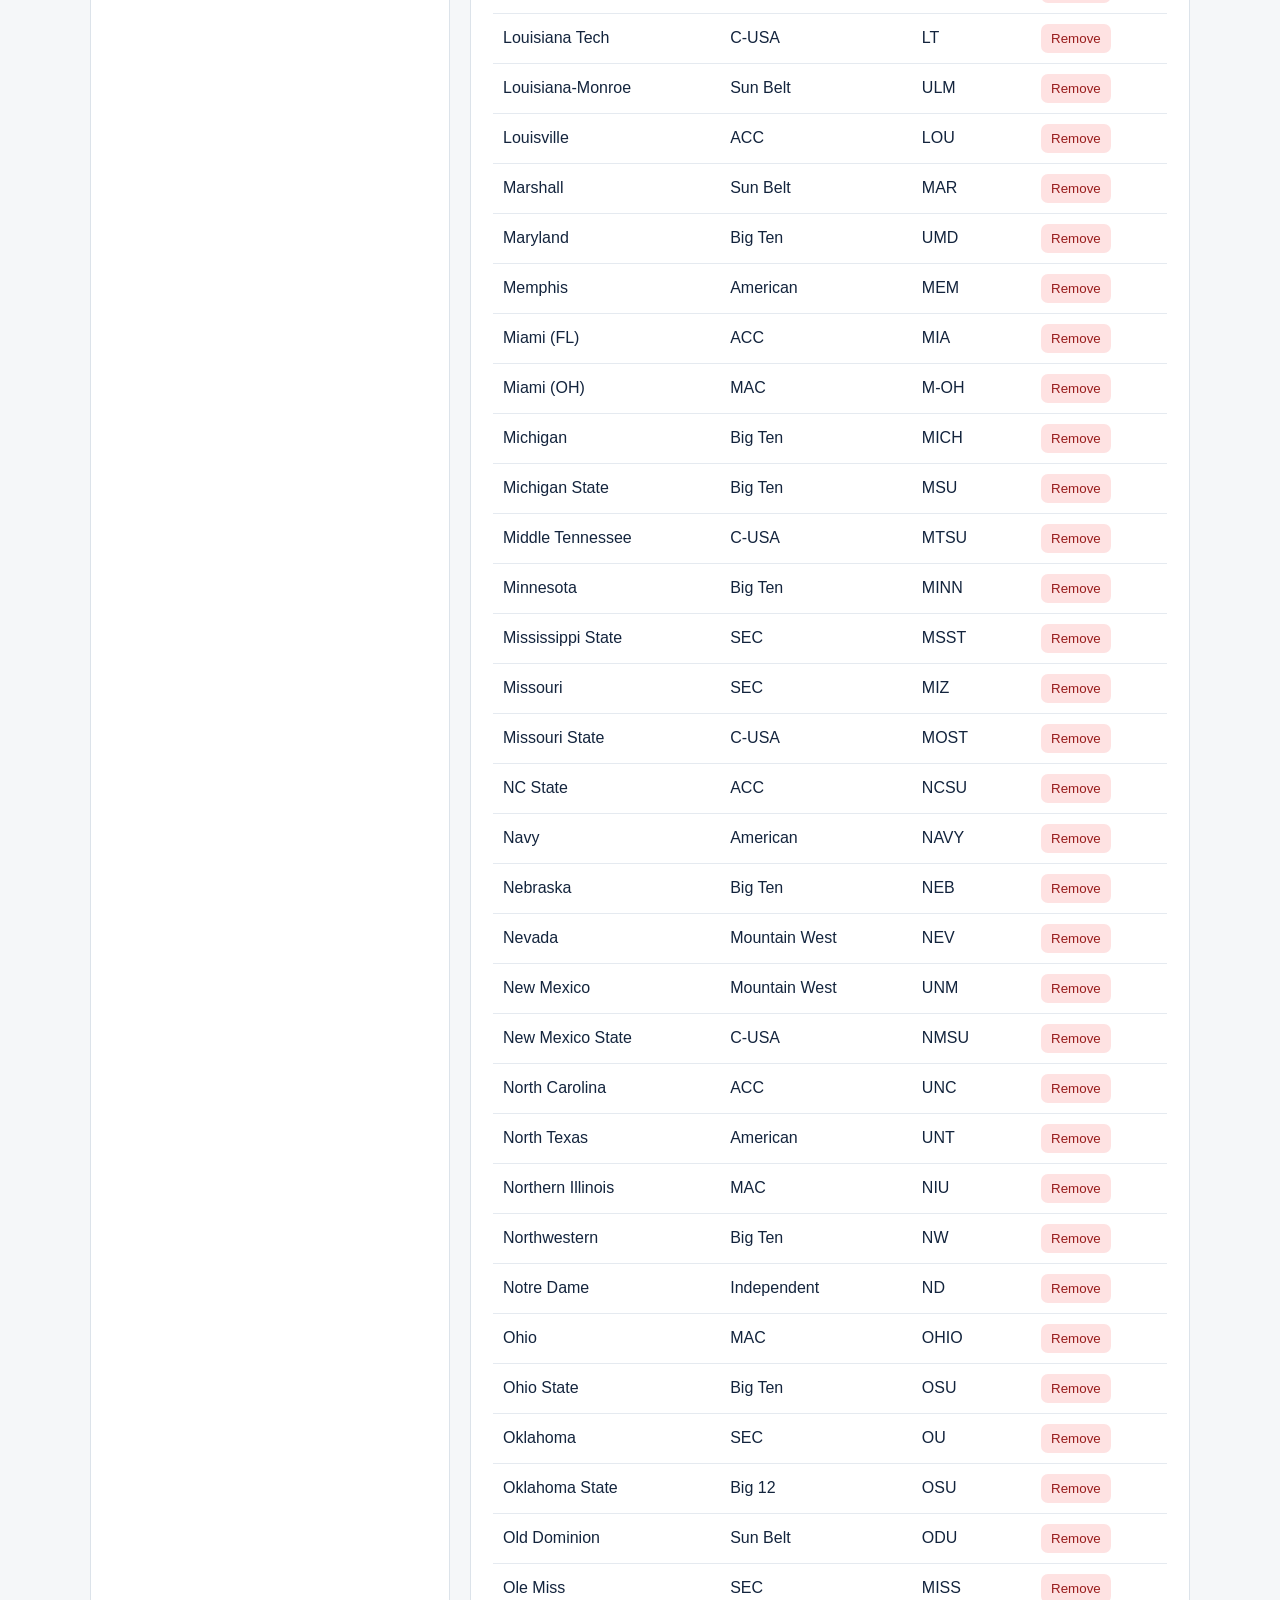
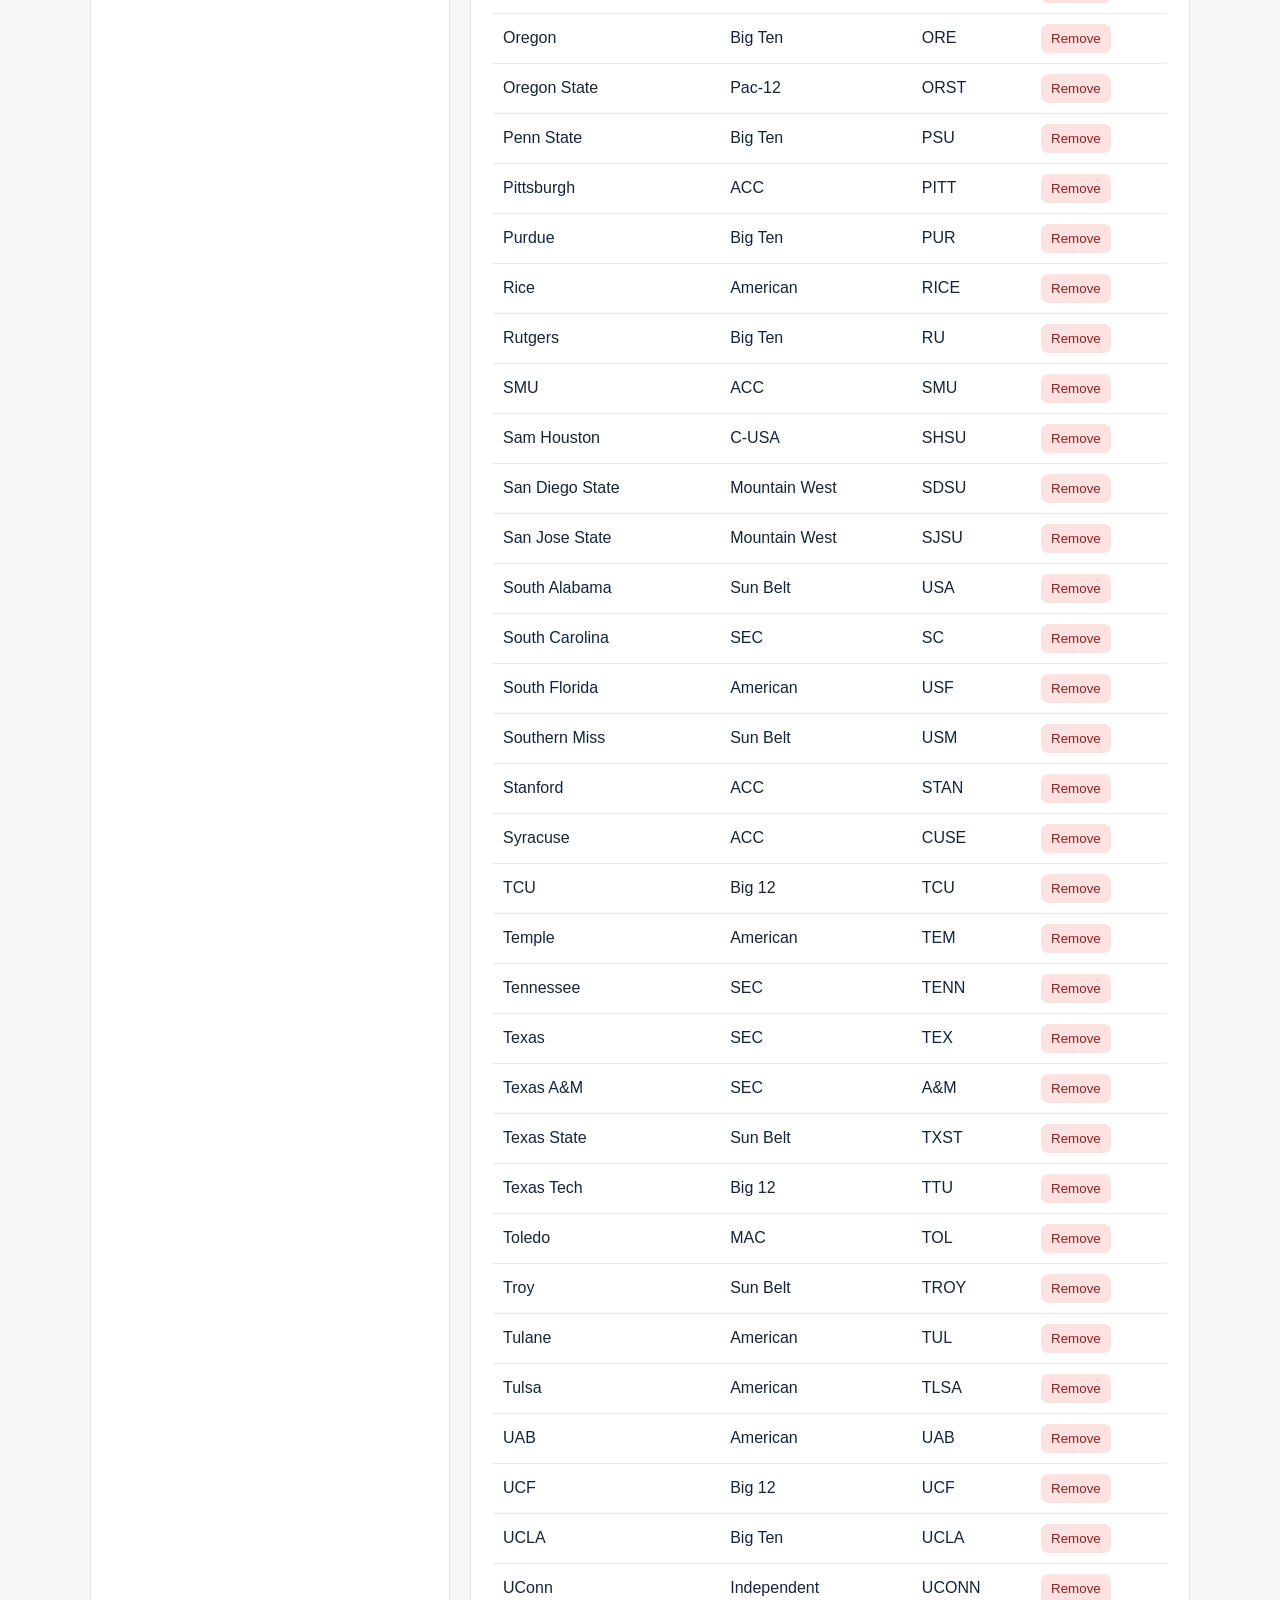
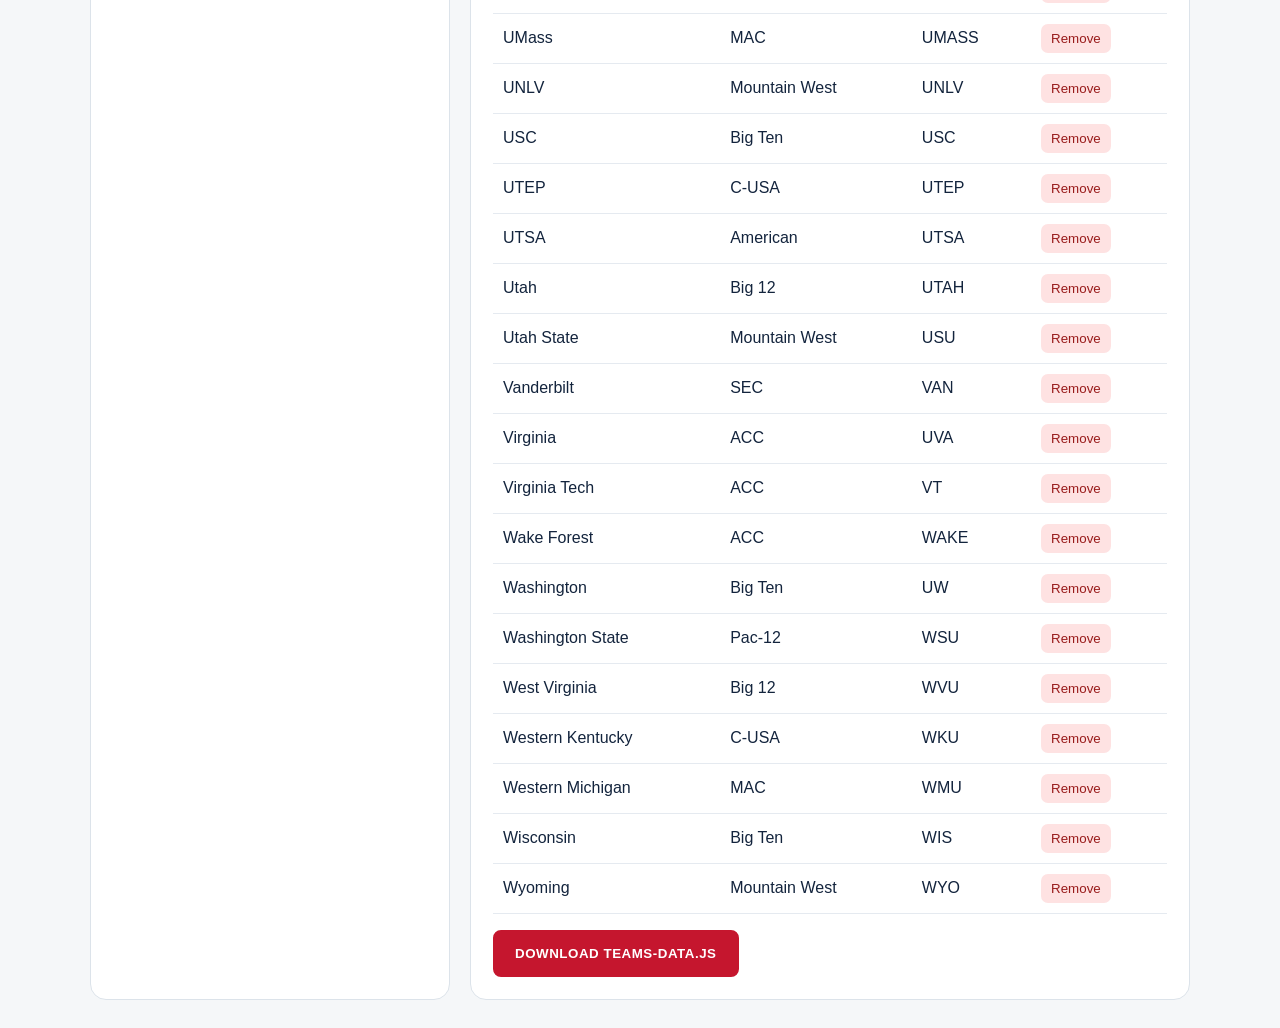
<file: team-manager.html>
<!doctype html>
<html lang="en">
<head>
<meta charset="utf-8"><meta name="viewport" content="width=device-width,initial-scale=1">
<title>Team Manager | Game Day Flags</title>
<link rel="stylesheet" href="styles.css">
<style>
.manager{min-height:100vh;background:#f5f7f9;padding:28px}.manager-wrap{width:min(1100px,100%);margin:auto}
.manager-head{display:flex;justify-content:space-between;gap:18px;align-items:center;margin-bottom:22px}
.manager-grid{display:grid;grid-template-columns:360px 1fr;gap:20px}
.box{background:white;border:1px solid #dce3ea;border-radius:16px;padding:22px}
.box label{display:grid;gap:6px;font-weight:800;margin-bottom:14px}
.box input,.box select{width:100%;padding:12px;border:1px solid #cbd5e1;border-radius:8px;font:inherit}
.actions{display:flex;gap:10px;flex-wrap:wrap}
.team-table{width:100%;border-collapse:collapse}.team-table th,.team-table td{padding:10px;border-bottom:1px solid #e5eaf0;text-align:left}
.delete{border:0;background:#fee2e2;color:#991b1b;border-radius:7px;padding:7px 10px;cursor:pointer}
.notice{background:#fff7ed;border-left:5px solid #c5162e;padding:14px;margin-bottom:18px}
#searchManager{margin-bottom:14px;width:100%;padding:12px;border:1px solid #cbd5e1;border-radius:8px}
@media(max-width:800px){.manager-grid{grid-template-columns:1fr}.manager-head{align-items:flex-start;flex-direction:column}.table-wrap{overflow:auto}}
</style>
</head>
<body>
<main class="manager">
<div class="manager-wrap">
<div class="manager-head"><div><span class="kicker">Version 3</span><h1>Team Manager</h1><p>Add, remove, or edit teams without touching the main JavaScript file.</p></div><a class="button outline" href="index.html">Back to website</a></div>
<div class="notice"><b>How this works:</b> Make your changes, then click <b>Download teams-data.js</b>. Replace the old teams-data.js file in your website folder and upload a new Cloudflare deployment.</div>
<div class="manager-grid">
<section class="box">
<h2>Add a team</h2>
<label>School name<input id="name" placeholder="Example: Texas"></label>
<label>Conference<input id="conf" placeholder="Example: SEC"></label>
<label>Abbreviation<input id="abbr" maxlength="6" placeholder="Example: TEX"></label>
<div class="actions"><button id="add" class="button" type="button">Add Team</button><button id="reset" class="button outline" type="button">Reset List</button></div>
<p id="message" aria-live="polite"></p>
</section>
<section class="box">
<h2>Current teams: <span id="count"></span></h2>
<input id="searchManager" placeholder="Search team or conference">
<div class="table-wrap"><table class="team-table"><thead><tr><th>Team</th><th>Conference</th><th>Abbr.</th><th></th></tr></thead><tbody id="rows"></tbody></table></div>
<div class="actions" style="margin-top:16px"><button id="download" class="button" type="button">Download teams-data.js</button></div>
</section>
</div>
</div>
</main>
<script src="teams-data.js"></script>
<script>
let list=JSON.parse(JSON.stringify(window.GDF_TEAMS||[]));
const rows=document.getElementById('rows'),count=document.getElementById('count'),search=document.getElementById('searchManager'),message=document.getElementById('message');
function render(){
 const q=search.value.toLowerCase();
 const shown=list.filter(t=>t.name.toLowerCase().includes(q)||t.conf.toLowerCase().includes(q)||t.abbr.toLowerCase().includes(q));
 rows.innerHTML='';
 shown.forEach(t=>{
  const tr=document.createElement('tr');
  tr.innerHTML=`<td>${t.name}</td><td>${t.conf}</td><td>${t.abbr}</td><td><button class="delete" type="button">Remove</button></td>`;
  tr.querySelector('button').addEventListener('click',()=>{list=list.filter(x=>!(x.name===t.name&&x.conf===t.conf));render();});
  rows.appendChild(tr);
 });
 count.textContent=list.length;
}
document.getElementById('add').addEventListener('click',()=>{
 const name=document.getElementById('name').value.trim(),conf=document.getElementById('conf').value.trim(),abbr=document.getElementById('abbr').value.trim().toUpperCase();
 if(!name||!conf||!abbr){message.textContent='Complete all three fields.';return;}
 if(list.some(t=>t.name.toLowerCase()===name.toLowerCase())){message.textContent='That team is already listed.';return;}
 list.push({name,conf,abbr});list.sort((a,b)=>a.name.localeCompare(b.name));message.textContent=`Added ${name}.`;render();
});
document.getElementById('reset').addEventListener('click',()=>{list=JSON.parse(JSON.stringify(window.GDF_TEAMS||[]));message.textContent='List restored.';render();});
search.addEventListener('input',render);
document.getElementById('download').addEventListener('click',()=>{
 const content='window.GDF_TEAMS = '+JSON.stringify(list,null,2)+';\\n';
 const blob=new Blob([content],{type:'text/javascript'});
 const a=document.createElement('a');a.href=URL.createObjectURL(blob);a.download='teams-data.js';a.click();URL.revokeObjectURL(a.href);
});
render();
</script>
</body></html>
</file>
<file: styles.css>
:root{--navy:#081b34;--red:#c5162e;--cream:#f5f7f9;--ink:#13243d;--muted:#64748b;--line:#dce3ea}*{box-sizing:border-box}html{scroll-behavior:smooth}body{margin:0;font-family:Arial,Helvetica,sans-serif;color:var(--ink);line-height:1.55;background:white}a{color:inherit}img{max-width:100%;display:block}.site-header{height:78px;display:flex;align-items:center;justify-content:space-between;padding:0 4vw;position:sticky;top:0;z-index:50;background:rgba(255,255,255,.95);border-bottom:1px solid var(--line);backdrop-filter:blur(12px);transition:.25s}.site-header.compact{height:66px;box-shadow:0 8px 25px #071b3420}.brand{display:flex;align-items:center;gap:10px;text-decoration:none;font-weight:900;text-transform:uppercase}.brand img{width:44px;height:44px;object-fit:contain}.site-header nav{display:flex;align-items:center;gap:24px}.site-header nav a{text-decoration:none;font-weight:800;font-size:.9rem}.menu{display:none}.button{display:inline-flex;align-items:center;justify-content:center;background:var(--red);border:2px solid var(--red);color:white;text-decoration:none;border-radius:8px;padding:14px 20px;font-weight:900;text-transform:uppercase;letter-spacing:.04em;transition:.2s;cursor:pointer}.button:hover{transform:translateY(-2px);filter:brightness(.95)}.button.small{padding:10px 14px}.button.outline{background:transparent;color:var(--navy);border-color:var(--navy)}.button.full{width:100%}.hero{min-height:calc(100vh - 78px);position:relative;background-image:url('assets/hero-neighborhood.jpg');background-size:cover;background-position:center;display:flex;align-items:center;color:white}.hero-overlay{position:absolute;inset:0;background:linear-gradient(90deg,rgba(3,14,29,.94) 0%,rgba(3,14,29,.78) 40%,rgba(3,14,29,.18) 72%,rgba(3,14,29,.05) 100%)}.hero-content{position:relative;z-index:2;width:min(650px,90%);margin-left:5vw;padding-bottom:100px}.pill{display:inline-block;border:1px solid #ffffff88;border-radius:999px;padding:8px 14px;font-weight:800;text-transform:uppercase;font-size:.78rem}.hero h1{font-family:Georgia,serif;text-transform:uppercase;font-size:clamp(3.8rem,8vw,7.3rem);line-height:.91;letter-spacing:-.045em;margin:24px 0}.hero h1 em{font-style:normal;color:#ef233c}.hero p{font-size:1.25rem;max-width:590px}.hero-actions{display:flex;gap:16px;flex-wrap:wrap;margin-top:28px}.ghost{border:2px solid #ffffffaa;color:white;text-decoration:none;border-radius:8px;padding:14px 20px;font-weight:900;text-transform:uppercase}.hero-features{position:absolute;z-index:3;left:0;right:0;bottom:0;background:rgba(5,23,46,.92);display:grid;grid-template-columns:repeat(4,1fr);padding:20px 5vw;gap:20px}.hero-features div{display:grid}.hero-features span{font-size:.88rem;color:#d5deeb}.section{padding:92px 0}.wrap{width:min(1160px,calc(100% - 40px));margin:auto}.narrow{max-width:800px}.section-head{text-align:center;margin-bottom:44px}.section-head.left{text-align:left;margin-bottom:25px}.section-head span,.kicker{text-transform:uppercase;letter-spacing:.15em;color:var(--red);font-weight:900;font-size:.76rem}.section-head h2,.join-grid h2,.final-cta h2{font-family:Georgia,serif;text-transform:uppercase;font-size:clamp(2.2rem,4vw,4rem);line-height:1;margin:10px 0}.steps{display:grid;grid-template-columns:repeat(4,1fr);gap:20px}.steps article{padding:28px;border:1px solid var(--line);border-radius:18px;background:white}.steps article>b{display:inline-grid;place-items:center;width:44px;height:44px;border-radius:50%;background:var(--navy);color:white}.soft{background:var(--cream)}.team-tools{display:grid;grid-template-columns:1fr 230px;gap:14px;max-width:720px;margin:0 auto 25px}.team-tools input,.team-tools select,.field select,.signup input,.signup select,.signup textarea{width:100%;padding:13px;border:1px solid #cbd5e1;border-radius:9px;font:inherit;background:white}.team-grid{display:grid;grid-template-columns:repeat(5,1fr);gap:14px}.team-card{border:1px solid var(--line);background:white;border-radius:14px;padding:22px 14px;text-align:center;cursor:pointer;transition:.2s}.team-card:hover,.team-card.selected{transform:translateY(-5px);border-color:var(--red);box-shadow:0 14px 30px #0a1f3a18}.team-card .mark{width:64px;height:64px;border-radius:50%;display:grid;place-items:center;margin:0 auto 12px;background:var(--navy);color:white;font-family:Georgia,serif;font-size:1.5rem;font-weight:900}.team-card small{display:block;color:var(--muted)}.legal-note,.checkout-note,.sample-note{font-size:.85rem;color:var(--muted);text-align:center;margin-top:20px}.navy{background:var(--navy);color:white}.section-head.light span{color:#ff8a99}.testimonials{display:grid;grid-template-columns:repeat(3,1fr);gap:20px}.testimonials article{background:white;color:var(--ink);padding:26px;border-radius:16px}.stars{color:#d29b14;letter-spacing:.15em}.sample-note{color:#b9c4d4}.feature-grid{display:grid;grid-template-columns:1fr 1fr;gap:28px}.panel{border:1px solid var(--line);border-radius:18px;padding:28px}.map{border-radius:12px}.field{display:grid;gap:7px;font-weight:800}.schedule-list{display:grid;gap:10px;margin-top:18px}.game{display:grid;grid-template-columns:90px 1fr auto;align-items:center;gap:12px;border:1px solid var(--line);border-radius:10px;padding:14px}.game time{font-weight:900}.game .home{font-size:.78rem;color:var(--muted)}.pricing-section{background:var(--navy);color:white}.pricing{display:grid;grid-template-columns:repeat(2,minmax(0,420px));justify-content:center;gap:24px}.price-card{position:relative;background:white;color:var(--ink);border-radius:18px;padding:32px}.price-card.featured{border:4px solid var(--red)}.price-card>strong{font-size:4rem;color:var(--red);line-height:1}.badge{position:absolute;right:20px;top:-14px;background:var(--red);color:white;padding:6px 12px;border-radius:999px;font-weight:900;font-size:.75rem}.checkout-note{color:#c8d3e0}.join-grid{display:grid;grid-template-columns:.9fr 1.1fr;gap:50px;align-items:start}.contact{display:grid;gap:4px;margin-top:25px}.contact a{text-decoration:none;font-weight:900}.signup{display:grid;gap:14px;background:white;border-radius:18px;padding:28px;border:1px solid var(--line)}.signup label{display:grid;gap:6px;font-weight:800}.signup small{color:var(--muted)}.status{font-weight:800;margin:0}details{border:1px solid var(--line);border-radius:12px;padding:17px 20px;margin-bottom:12px}summary{font-weight:900;cursor:pointer}.final-cta{background:var(--red);color:white;text-align:center;padding:76px 20px}.light-button{background:white;color:var(--navy);border-color:white}footer{background:#061326;color:white;padding:36px 5vw;display:grid;grid-template-columns:1.2fr 1fr 1fr;gap:28px}footer img{width:190px;background:white;border-radius:10px;padding:8px}footer div{display:grid;align-content:start;gap:6px}footer a{text-decoration:none}.reveal{opacity:0;transform:translateY(28px);transition:.7s ease}.reveal.visible{opacity:1;transform:none}@media(max-width:900px){.menu{display:block;border:1px solid var(--line);background:white;padding:9px 12px;border-radius:8px;font-weight:800}.site-header nav{display:none;position:absolute;top:100%;left:0;right:0;background:white;padding:22px;flex-direction:column;align-items:stretch}.site-header nav.open{display:flex}.hero{min-height:820px;background-position:60% center}.hero-content{margin-left:24px;padding-bottom:160px}.hero-features{grid-template-columns:repeat(2,1fr)}.steps{grid-template-columns:repeat(2,1fr)}.team-grid{grid-template-columns:repeat(3,1fr)}.testimonials{grid-template-columns:1fr}.feature-grid,.join-grid{grid-template-columns:1fr}footer{grid-template-columns:1fr}}@media(max-width:560px){.site-header{padding:0 14px}.brand span{display:none}.hero{min-height:760px;background-position:68% center}.hero-content{margin-left:18px;width:calc(100% - 36px);padding-bottom:190px}.hero h1{font-size:3.5rem}.hero p{font-size:1.06rem}.hero-actions a{width:100%}.hero-features{padding:14px 18px;gap:12px}.hero-features div:nth-child(3),.hero-features div:nth-child(4){display:none}.steps{grid-template-columns:1fr}.team-tools{grid-template-columns:1fr}.team-grid{grid-template-columns:repeat(2,1fr)}.feature-grid{gap:18px}.panel{padding:20px}.game{grid-template-columns:70px 1fr}.game .home{display:none}.pricing{grid-template-columns:1fr}.section{padding:68px 0}footer{padding:30px 20px}}

.no-results{grid-column:1/-1;text-align:center;padding:28px;color:var(--muted)}

/* VERSION 4 PREMIUM UPGRADES */
.hero{overflow:hidden;background-attachment:fixed}
.hero-glow{position:absolute;width:520px;height:520px;border-radius:50%;right:-140px;top:8%;background:radial-gradient(circle,#c5162e55,transparent 68%);filter:blur(10px);animation:floatGlow 7s ease-in-out infinite}
@keyframes floatGlow{50%{transform:translate(-35px,25px) scale(1.08)}}
.trust-row{display:flex;flex-wrap:wrap;gap:10px;margin-top:25px}
.trust-row span{background:#ffffff17;border:1px solid #ffffff45;padding:7px 11px;border-radius:999px;font-size:.8rem;font-weight:800}
.icon-steps{display:grid;grid-template-columns:repeat(4,1fr);gap:18px}
.icon-steps article{position:relative;padding:30px 24px;border-radius:20px;background:linear-gradient(180deg,#fff,#f8fafc);border:1px solid var(--line);box-shadow:0 18px 45px #071b340d}
.icon-steps article>span{position:absolute;right:18px;top:15px;font-weight:900;color:#cbd5e1;font-size:1.4rem}
.icon-badge{font-size:2rem;width:58px;height:58px;display:grid;place-items:center;background:var(--navy);border-radius:16px;margin-bottom:18px}
.photo-band{min-height:520px;background:linear-gradient(90deg,rgba(5,20,40,.92),rgba(5,20,40,.25)),url('assets/hero-neighborhood.jpg') center 58%/cover;display:flex;align-items:center;padding:70px 7vw;color:white}
.photo-copy{max-width:650px}.photo-copy span{color:#ff8a99;text-transform:uppercase;letter-spacing:.15em;font-weight:900;font-size:.8rem}
.photo-copy h2{font-family:Georgia,serif;text-transform:uppercase;font-size:clamp(2.8rem,5vw,5.4rem);line-height:.95;margin:16px 0}
.photo-copy p{font-size:1.18rem;max-width:570px}
.included-section{background:linear-gradient(180deg,#fff,#f6f8fb)}
.included-grid{display:grid;grid-template-columns:repeat(3,1fr);gap:18px}
.included-grid article{background:white;border:1px solid var(--line);border-radius:18px;padding:26px;box-shadow:0 15px 35px #081b340c}
.check{width:42px;height:42px;border-radius:50%;display:grid;place-items:center;background:var(--red);color:white;font-weight:900;font-size:1.2rem}
.preview-section{background:#07172d;color:white}
.preview-grid{display:grid;grid-template-columns:.8fr 1.2fr;gap:46px;align-items:center}
.preview-grid h2{font-family:Georgia,serif;text-transform:uppercase;font-size:clamp(2.4rem,4vw,4rem);line-height:1}
.upload-button{display:inline-flex;background:var(--red);border:2px solid var(--red);padding:13px 18px;border-radius:8px;font-weight:900;text-transform:uppercase;cursor:pointer;margin:18px 10px 10px 0}
.upload-button input{display:none}.preview-section .button.outline{color:white;border-color:white}
.privacy-note{color:#b7c2d2;font-size:.84rem}
.home-preview{position:relative;aspect-ratio:16/10;border-radius:22px;overflow:hidden;border:1px solid #ffffff35;box-shadow:0 25px 70px #0008;touch-action:none}
.home-preview>img{width:100%;height:100%;object-fit:cover}
.flag-preview{position:absolute;left:52%;top:34%;width:110px;height:200px;cursor:grab;user-select:none}
.flag-preview:active{cursor:grabbing}
.flag-cloth{position:absolute;left:8px;top:0;width:96px;height:58px;background:linear-gradient(135deg,var(--red),#7e0b1e);clip-path:polygon(0 0,100% 8%,82% 100%,0 85%);display:grid;place-items:center;color:white;font-weight:900;letter-spacing:.08em;filter:drop-shadow(0 5px 5px #0005)}
.flag-pole{position:absolute;width:5px;height:190px;background:linear-gradient(90deg,#ddd,#777);left:5px;top:3px;border-radius:3px}
.preview-hint{position:absolute;bottom:12px;right:12px;background:#07172dcc;color:white;padding:7px 10px;border-radius:8px;font-size:.78rem}
.selected-plan{display:inline-block;margin:18px 0;padding:12px 14px;background:white;border-left:5px solid var(--red);border-radius:8px;font-weight:900}
.checkout-button{font:inherit}
@media(max-width:900px){
  .hero{background-attachment:scroll}
  .icon-steps{grid-template-columns:repeat(2,1fr)}
  .included-grid{grid-template-columns:repeat(2,1fr)}
  .preview-grid{grid-template-columns:1fr}
}
@media(max-width:560px){
  .icon-steps,.included-grid{grid-template-columns:1fr}
  .photo-band{min-height:440px}
  .flag-preview{transform:scale(.82);transform-origin:top left}
}

/* VERSION 8: CONFERENCE + TEAM DROPDOWN SELECTOR */
.team-selector-panel{
  max-width:760px;
  margin:0 auto;
  display:grid;
  grid-template-columns:1fr 1fr auto;
  gap:16px;
  align-items:end;
  padding:24px;
  background:#fff;
  border:1px solid var(--line);
  border-radius:18px;
  box-shadow:0 16px 38px #081b3410;
}
.team-selector-panel .field{
  display:grid;
  gap:7px;
  font-weight:800;
}
.team-selector-panel select{
  width:100%;
  padding:13px;
  border:1px solid #cbd5e1;
  border-radius:9px;
  font:inherit;
  background:#fff;
}
@media(max-width:760px){
  .team-selector-panel{
    grid-template-columns:1fr;
  }
  .team-selector-panel .button{
    width:100%;
  }
}
</file>
